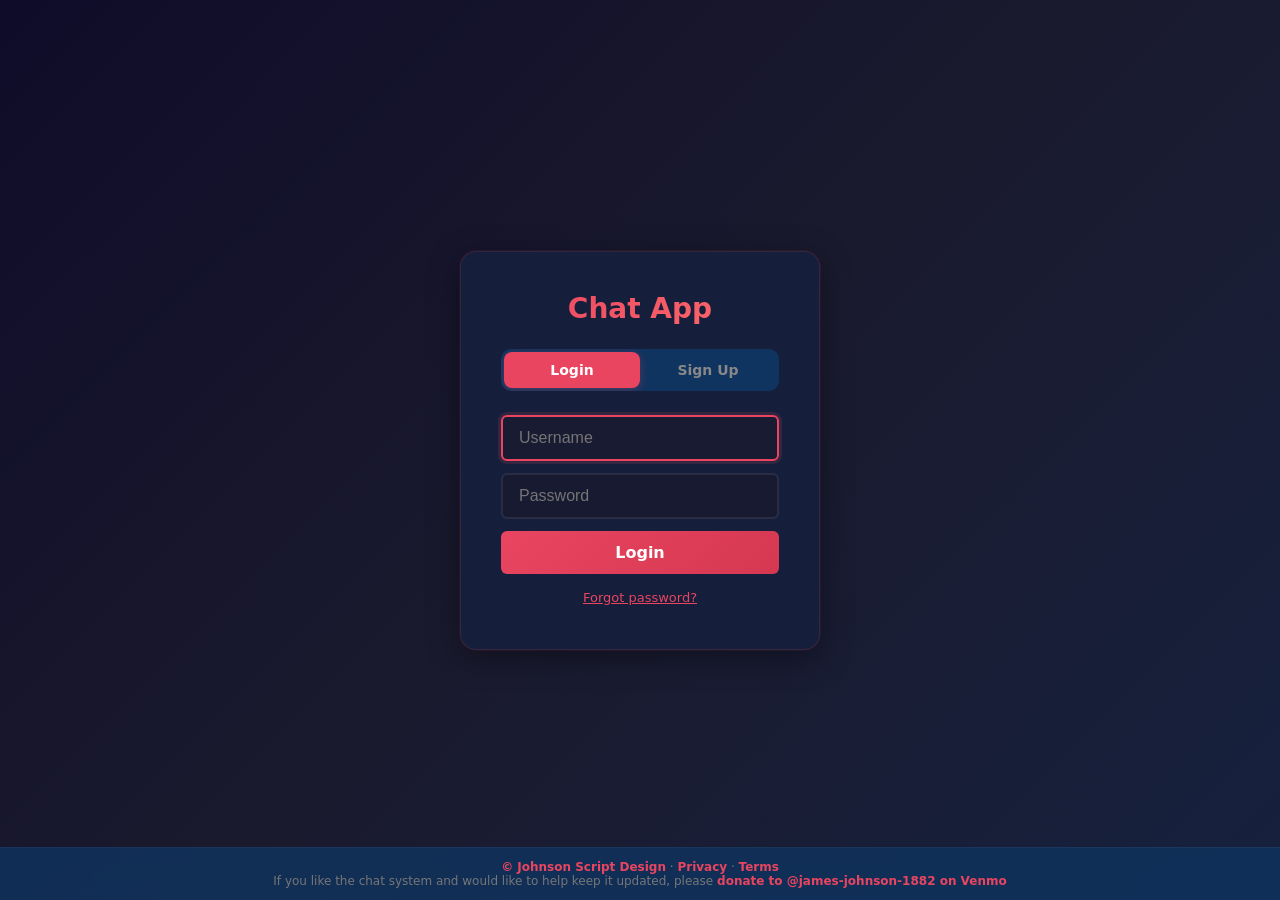
<file: messnger.html>
<!DOCTYPE html>
<html lang="en">
<head>
  <meta charset="UTF-8">
  <meta name="viewport" content="width=device-width, initial-scale=1.0, viewport-fit=cover, interactive-widget=resizes-content">
  <title>JohnsonChat — Real-time Messaging</title>
  <meta name="description" content="JohnsonChat real-time messaging app. Chat rooms, private messages, file sharing, and games.">
  <meta name="theme-color" content="#1a1a2e">
  <meta property="og:title" content="JohnsonChat — Real-time Messaging">
  <meta property="og:description" content="Fast, secure real-time chat with rooms, private messages, file sharing & games.">
  <meta property="og:type" content="website">
  <link rel="icon" href="data:image/svg+xml,<svg xmlns='http://www.w3.org/2000/svg' viewBox='0 0 100 100'><rect width='100' height='100' rx='50' fill='%23e94560'/><text x='50' y='68' font-size='50' text-anchor='middle' fill='white' font-family='sans-serif' font-weight='bold'>J</text></svg>">
  <link rel="manifest" href="manifest.json">
  <meta name="apple-mobile-web-app-capable" content="yes">
  <meta name="apple-mobile-web-app-title" content="JohnsonChat">
  <link rel="apple-touch-icon" href="icon-192.png">
  <link rel="stylesheet" href="style.css?v=16">
</head>
<body>
  <div id="auth-screen">
    <div class="auth-box">
      <h1>Chat App</h1>
      <div class="tabs">
        <button id="tab-login" class="tab active">Login</button>
        <button id="tab-signup" class="tab">Sign Up</button>
      </div>

      <div id="login-form" class="auth-form">
        <input type="text" id="login-username" placeholder="Username" maxlength="20" autofocus>
        <input type="password" id="login-password" placeholder="Password">
        <div id="login-error" class="auth-error hidden"></div>
        <button id="login-btn">Login</button>
        <button type="button" id="forgot-btn" class="link-btn">Forgot password?</button>
      </div>

      <div id="forgot-panel" class="auth-form hidden">
        <h2>Reset Password</h2>
        <div id="forgot-step1">
          <p class="activation-hint">Enter your username or email.</p>
          <input type="text" id="forgot-id" placeholder="Username or email" maxlength="100">
          <div id="forgot-error" class="auth-error hidden"></div>
          <button id="forgot-send-btn">Send Reset Link</button>
        </div>
        <div id="forgot-step2" class="hidden">
          <p class="activation-hint">Reset link generated (in lieu of email).</p>
          <div id="forgot-link-box" class="hidden">
            <p id="forgot-link" class="activation-link"></p>
          </div>
          <button type="button" id="forgot-use-link" class="link-btn">Use this link to set a new password</button>
        </div>
        <div id="forgot-step3" class="hidden">
          <input type="password" id="forgot-password" placeholder="New password" maxlength="72">
          <input type="password" id="forgot-confirm" placeholder="Confirm new password" maxlength="72">
          <div id="forgot-reset-error" class="auth-error hidden"></div>
          <button id="forgot-reset-btn">Set New Password</button>
        </div>
        <button type="button" id="forgot-back" class="link-btn">Back to Login</button>
      </div>

      <div id="signup-form" class="auth-form hidden">
        <div class="ip-display">Your IP: <span id="signup-ip">Detecting...</span></div>
        <input type="text" id="signup-name" placeholder="Full Name (optional)" maxlength="50">
        <input type="email" id="signup-email" placeholder="Email Address" maxlength="100">
        <input type="text" id="signup-username" placeholder="Username" maxlength="20">
        <input type="password" id="signup-password" placeholder="Password">
        <input type="password" id="signup-confirm" placeholder="Confirm password">
        <div id="signup-error" class="auth-error hidden"></div>
        <div id="signup-success" class="auth-success hidden"></div>
        <button id="signup-btn">Create Account</button>
      </div>
    </div>
  </div>

  <div id="activation-screen" class="hidden">
    <div class="auth-box">
      <h1>Check Your Email</h1>
      <p class="activation-text">We sent an activation link to:</p>
      <p id="activation-email" class="activation-email"></p>
      <p class="activation-hint">Click the link in the email to activate your account, then log in.</p>
      <div id="activation-link-box" class="hidden">
        <p class="activation-hint">Email not sent? Use this activation link:</p>
        <p id="activation-link" class="activation-link"></p>
      </div>
      <div class="resend-wrap">
        <input type="text" id="resend-id" placeholder="Username or email" maxlength="100">
        <button id="resend-activation-btn">Resend activation link</button>
        <div id="resend-error" class="auth-error hidden"></div>
      </div>
      <button id="back-to-login-btn">Back to Login</button>
    </div>
  </div>

  <div id="chat-screen" class="hidden">
    <div id="chat-header">
      <div class="logo-mark">
        <span class="logo-j">J</span>
        <span class="logo-light">Chat</span>
      </div>
      <div id="room-section">
        <select id="room-select"></select>
        <button id="room-create-btn" title="Create a new room">+</button>
        <button id="room-delete-btn" title="Delete this room" class="hidden">-</button>
        <span id="room-unread-badge" class="room-unread-badge hidden"></span>
      </div>
      <span id="user-display"><img id="header-avatar" src="default-avatar.svg" alt=""> <strong id="display-username"></strong></span>
      <button id="theme-btn" title="Toggle light/dark theme">&#127769;</button>
      <button id="accent-btn" title="Accent color"></button>
      <button id="msg-search-btn" title="Search messages">&#128269;</button>
      <button id="notify-btn" title="Desktop notifications">&#128276;</button>
      <button id="mod-btn" class="hidden"><span id="mod-btn-label">Mod</span><span id="mod-badge" class="hidden"></span></button>
      <button id="inbox-btn" title="Offline Messages">&#9993;<span id="inbox-badge" class="hidden"></span></button>
      <button id="users-toggle-btn" class="panel-toggle" title="Online users">&#128101;</button>
      <button id="friends-toggle-btn" class="panel-toggle" title="Friends">&#127775;</button>
      <button id="logout-btn">Logout</button>
      <div id="window-controls">
        <button id="win-min-btn" title="Minimize" aria-label="Minimize">&#8213;</button>
        <button id="win-max-btn" title="Maximize" aria-label="Maximize">&#10233;</button>
        <button id="win-close-btn" title="Close (log out)" aria-label="Close">&#10005;</button>
      </div>
    </div>
    <div id="chat-body">
      <div id="users-panel">
        <div id="users-header">Online</div>
        <input type="text" id="user-search" placeholder="Search user..." autocomplete="off">
        <div id="users-list"></div>
      </div>
      <div id="chat-main">
        <div id="mute-banner"></div>
        <div id="pinned-bar" class="pinned-bar hidden"></div>
        <div id="load-older-wrap" class="hidden"><button id="load-older-btn" type="button">&#8593; Load older messages</button></div>
        <div id="messages"></div>
        <div id="typing-indicator" class="typing-indicator hidden"></div>
        <div id="reply-bar" class="reply-bar hidden">
          <div class="reply-bar-text"><strong id="reply-bar-name"></strong><span id="reply-bar-preview"></span></div>
          <button type="button" id="reply-cancel" title="Cancel reply">×</button>
        </div>
        <div id="input-area">
          <textarea id="message-input" placeholder="Type a message..." maxlength="500" rows="2"></textarea>
          <button id="upload-btn" title="Upload a file">&#128206;</button>
          <input type="file" id="file-input" class="hidden">
          <button id="send-btn">Send</button>
        </div>
      </div>
      <div id="friends-panel">
        <div id="friends-header">Friends <span id="friends-count" class="friends-count"></span></div>
        <div id="friends-list"></div>
        <div id="friends-actions">
          <input type="text" id="friend-add-input" placeholder="Add by username..." maxlength="20">
          <button id="friend-add-btn">Add</button>
        </div>
      </div>
    </div>
  </div>

  <div id="ctx-menu" class="hidden"></div>

  <div id="req-notification" class="hidden">
    <span id="req-text"></span>
    <button id="req-accept">Accept</button>
    <button id="req-decline">Decline</button>
  </div>

  <div id="inbox-panel" class="hidden">
    <div id="inbox-header">
      <span>Offline Messages</span>
      <button id="inbox-close">x</button>
    </div>
    <div id="inbox-list"></div>
    <div id="inbox-footer"><button id="inbox-clear">Clear All</button></div>
  </div>

  <div id="mod-modal" class="hidden">
    <div id="mod-modal-content">
      <div id="mod-modal-header">
        <span>Moderation Panel</span>
        <span id="mod-flag-count"></span>
        <button id="mod-modal-close">x</button>
      </div>
      <button id="mod-dismiss-all" class="hidden">Dismiss All</button>
      <div id="mod-flags-list"></div>
    </div>
  </div>

  <div id="private-modal" class="hidden">
    <div id="private-header">
      <span id="private-title"></span>
      <button id="private-call-btn" class="hidden" title="Video call">&#128249;</button>
      <button id="private-games-btn" class="hidden" title="Games">&#127918;</button>
      <button id="private-close">x</button>
    </div>
    <div id="private-messages"></div>
    <div id="private-blocked" class="private-blocked hidden"></div>
    <div id="private-typing" class="typing-indicator hidden"></div>
    <div id="private-reply-bar" class="reply-bar hidden">
      <div class="reply-bar-text"><strong id="private-reply-name"></strong><span id="private-reply-preview"></span></div>
      <button type="button" id="private-reply-cancel" title="Cancel reply">×</button>
    </div>
    <div id="private-input-area">
      <input type="text" id="private-input" placeholder="Type a private message..." maxlength="500">
      <button id="private-send-btn">Send</button>
    </div>
  </div>

  <div id="games-modal" class="hidden">
    <div id="games-header">
      <span>Games</span>
      <button id="games-close">x</button>
    </div>
    <div id="games-body">
      <div id="games-list">
        <div class="game-card" data-game="tictactoe">
          <span class="game-icon">&#10060;&#11093;</span>
          <span class="game-name">Tic-Tac-Toe</span>
          <span class="game-desc">Classic 3-in-a-row</span>
        </div>
        <div class="game-card" data-game="rockpaperscissors">
          <span class="game-icon">&#9994;&#9996;&#9995;</span>
          <span class="game-name">Rock Paper Scissors</span>
          <span class="game-desc">Best of 3 rounds</span>
        </div>
        <div class="game-card" data-game="hangman">
          <span class="game-icon">&#128517;</span>
          <span class="game-name">Hangman</span>
          <span class="game-desc">Guess the word</span>
        </div>
        <div class="game-card" data-game="connect4">
          <span class="game-icon">&#128308;&#128309;</span>
          <span class="game-name">Connect 4</span>
          <span class="game-desc">4 in a row wins</span>
        </div>
        <div class="game-card" data-game="guessthenumber">
          <span class="game-icon">&#127379;</span>
          <span class="game-name">Guess the Number</span>
          <span class="game-desc">Hot or cold</span>
        </div>
        <div class="game-card" data-game="dnd">
          <span class="game-icon">&#128481;</span>
          <span class="game-name">D&D Dungeon</span>
          <span class="game-desc">Endless co-op adventure</span>
        </div>
        <div class="game-card" data-game="memory">
          <span class="game-icon">&#129522;</span>
          <span class="game-name">Memory Match</span>
          <span class="game-desc">Find matching pairs</span>
        </div>
        <div class="game-card" data-game="higherlower">
          <span class="game-icon">&#127183;</span>
          <span class="game-name">Higher or Lower</span>
          <span class="game-desc">Guess the next card</span>
        </div>
        <div class="game-card" data-game="wordscramble">
          <span class="game-icon">&#128292;</span>
          <span class="game-name">Word Scramble</span>
          <span class="game-desc">Unscramble the letters</span>
        </div>
        <div class="game-card" data-game="diceduel">
          <span class="game-icon">&#127922;&#127922;</span>
          <span class="game-name">Dice Duel</span>
          <span class="game-desc">Roll highest to win</span>
        </div>
        <div class="game-card" data-game="minesweeper">
          <span class="game-icon">&#128163;</span>
          <span class="game-name">Minesweeper</span>
          <span class="game-desc">Clear the minefield</span>
        </div>
      </div>
      <div id="game-board" class="hidden">
        <div id="game-board-header">
          <span id="game-board-title"></span>
          <span id="game-board-status"></span>
          <button id="game-board-back">&#8592; Back</button>
        </div>
        <div id="game-board-area"></div>
      </div>
    </div>
  </div>

  <div id="incoming-call" class="hidden">
    <span id="incoming-text"></span>
    <button id="incoming-accept">Accept</button>
    <button id="incoming-decline">Decline</button>
  </div>

  <div id="call-modal" class="hidden">
    <video id="remote-video" autoplay playsinline></video>
    <video id="local-video" autoplay playsinline muted></video>
    <div id="call-header-bar">
      <span id="call-status"></span>
    </div>
    <div id="call-controls">
      <button id="call-mute-btn" title="Mute microphone">&#127908;</button>
      <button id="call-cam-btn" title="Turn camera on/off">&#127909;</button>
      <button id="call-end-btn" title="End call">&#128233;</button>
    </div>
  </div>

  <div id="room-modal" class="modal-overlay hidden">
    <div class="modal-box">
      <div class="modal-header"><span>Create Room</span><button id="room-modal-close">x</button></div>
      <input type="text" id="room-name-input" placeholder="Room name" maxlength="30">
      <label class="announce-check hidden" id="announce-check-wrap"><input type="checkbox" id="room-announce-check"> Announcement room (read-only, staff only)</label>
      <div id="room-modal-error" class="auth-error hidden"></div>
      <button id="room-modal-create">Create Room</button>
    </div>
  </div>

  <div id="search-modal" class="modal-overlay hidden">
    <div class="modal-box search-box">
      <div class="modal-header"><span>Search Messages</span><button id="search-close">x</button></div>
      <input type="text" id="search-input" placeholder="Search all messages..." maxlength="100" autocomplete="off">
      <div id="search-results"></div>
    </div>
  </div>

  <div id="lightbox" class="lightbox hidden">
    <button id="lightbox-close" title="Close">x</button>
    <img id="lightbox-img" alt="Preview">
  </div>

  <div id="profile-modal" class="hidden">
    <div id="profile-content">
      <button id="profile-close">x</button>
      <div id="profile-body">
        <div id="profile-avatar-section">
          <img id="profile-avatar" src="default-avatar.svg" alt="Avatar">
          <div id="profile-upload-section" class="hidden">
            <input type="file" id="profile-upload-input" accept="image/jpeg,image/png,image/gif,image/webp" class="hidden">
            <button id="profile-upload-btn">Change Picture</button>
          </div>
        </div>
        <div id="profile-info">
          <h2 id="profile-username"></h2>
          <p id="profile-name"></p>
          <p id="profile-role"></p>
          <p id="profile-joined"></p>
        </div>
        <div id="profile-edit-section" class="hidden">
          <label for="edit-name">Name</label>
          <input type="text" id="edit-name" maxlength="50" placeholder="Full name">
          <label for="edit-age">Age</label>
          <input type="text" id="edit-age" maxlength="3" placeholder="Age">
          <label for="edit-state">State</label>
          <input type="text" id="edit-state" maxlength="2" placeholder="State (e.g. KY)">
          <label for="edit-city">City</label>
          <input type="text" id="edit-city" maxlength="50" placeholder="City">
          <label for="edit-desc">Description</label>
          <textarea id="edit-desc" maxlength="500" placeholder="Tell people about yourself..." rows="4"></textarea>
          <div id="profile-edit-error" class="hidden"></div>
          <button id="profile-save-btn">Save Changes</button>
          <button id="profile-delete-btn" class="link-btn danger-link hidden">Delete Account</button>
        </div>
      </div>
    </div>
  </div>

  <div id="win-pill" class="hidden">&#128172; JohnsonChat &mdash; tap to restore</div>

  <div id="panel-scrim" class="hidden"></div>

  <div id="copyright-footer">
    <a href="./" target="_blank" rel="noopener">© Johnson Script Design</a> &middot; <a href="privacy.html">Privacy</a> &middot; <a href="terms.html">Terms</a><br>
    If you like the chat system and would like to help keep it updated, please <a href="https://venmo.com/u/james-johnson-1882" target="_blank" rel="noopener">donate to @james-johnson-1882 on Venmo</a>
  </div>

  <script src="script.js?v=18"></script>
</body>
</html>
</file>
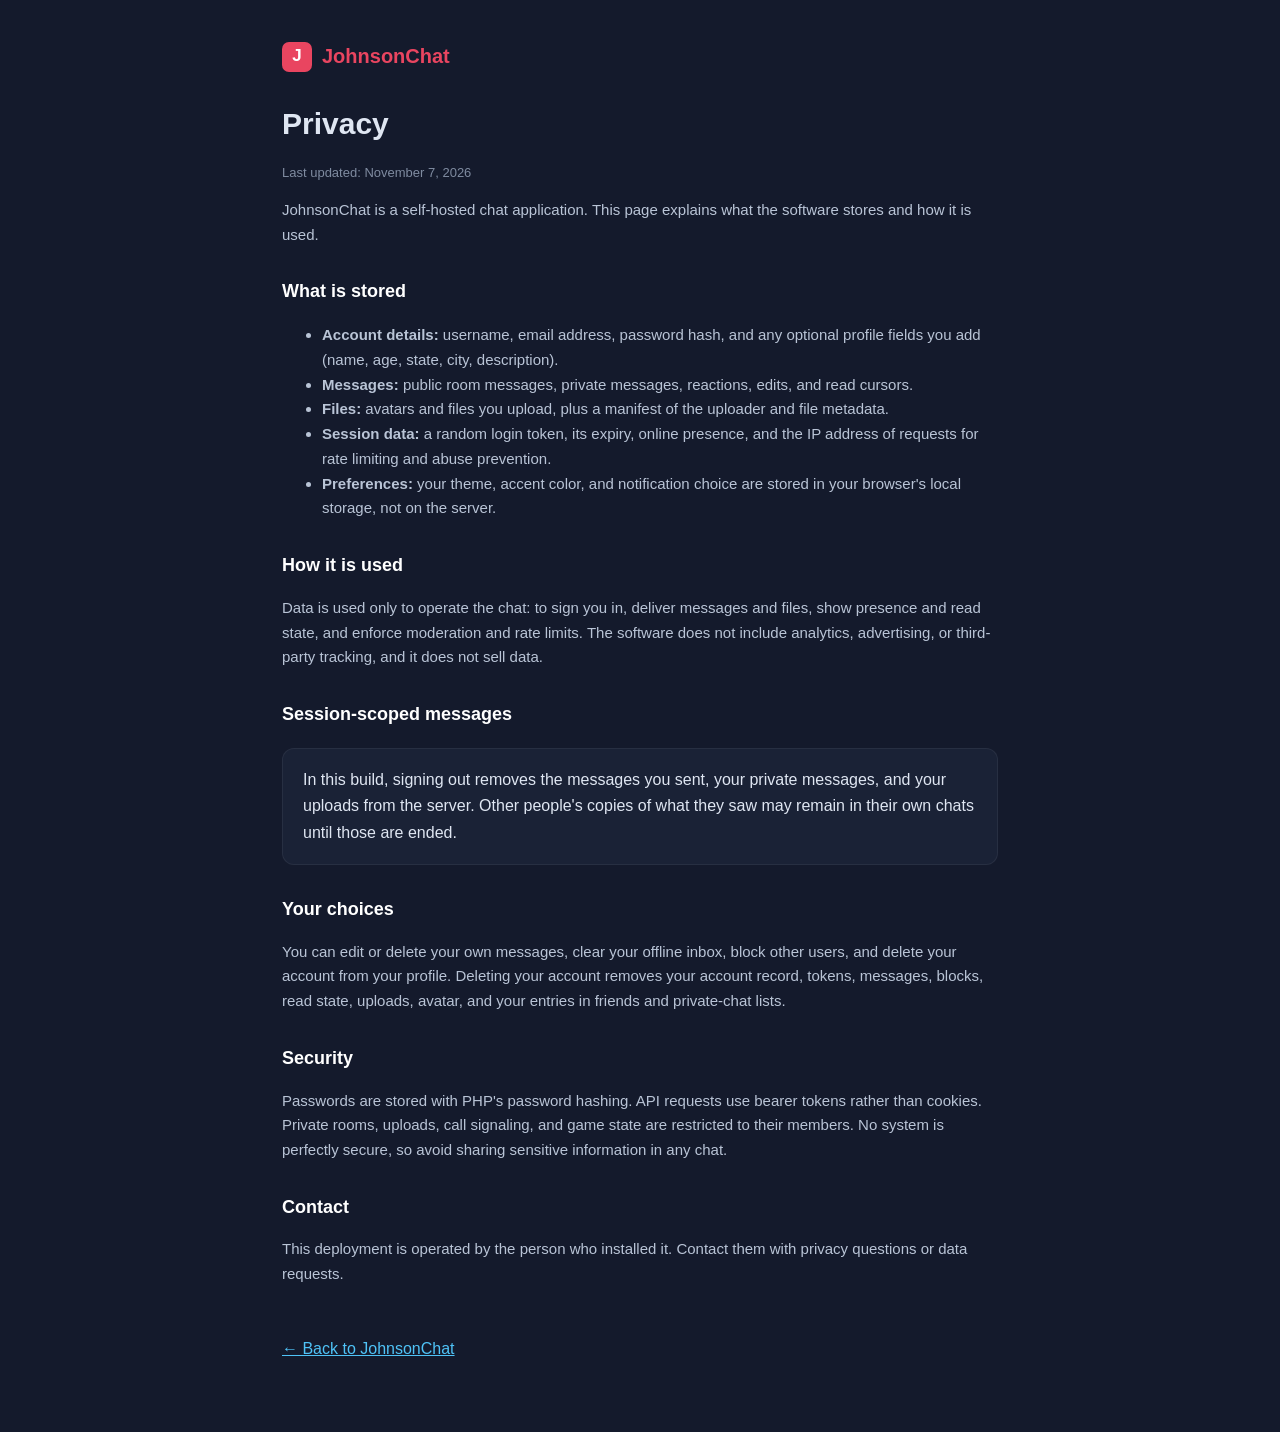
<file: privacy.html>
<!DOCTYPE html>
<html lang="en">
<head>
  <meta charset="UTF-8">
  <meta name="viewport" content="width=device-width, initial-scale=1.0">
  <title>Privacy — JohnsonChat</title>
  <link rel="icon" href="data:image/svg+xml,<svg xmlns='http://www.w3.org/2000/svg' viewBox='0 0 100 100'><rect width='100' height='100' rx='50' fill='%23e94560'/><text x='50' y='68' font-size='50' text-anchor='middle' fill='white' font-family='sans-serif' font-weight='bold'>J</text></svg>">
  <style>
    * { box-sizing: border-box; }
    body { margin: 0; min-height: 100vh; font-family: -apple-system, BlinkMacSystemFont, 'Segoe UI', Roboto, sans-serif;
      background: #141a2c; color: #dfe6f2; line-height: 1.65; }
    .wrap { max-width: 760px; margin: 0 auto; padding: 40px 22px 70px; }
    a { color: #4fc3f7; }
    .brand { display: flex; align-items: center; gap: 10px; font-weight: 800; font-size: 20px; color: #e94560; text-decoration: none; }
    .brand span { width: 30px; height: 30px; border-radius: 7px; background: #e94560; color: #fff; display: inline-flex;
      align-items: center; justify-content: center; font-size: 17px; }
    h1 { font-size: 30px; margin: 26px 0 6px; }
    h2 { font-size: 18px; margin: 30px 0 8px; color: #fff; }
    p, li { color: #b9c4d6; font-size: 15px; }
    .updated { color: #7f8ba0; font-size: 13px; }
    .back { display: inline-block; margin-top: 34px; }
    .card { background: #1a2236; border: 1px solid rgba(255,255,255,0.06); border-radius: 12px; padding: 18px 20px; margin-top: 18px; }
  </style>
</head>
<body>
  <div class="wrap">
    <a class="brand" href="messnger.html"><span>J</span>JohnsonChat</a>
    <h1>Privacy</h1>
    <p class="updated">Last updated: November 7, 2026</p>

    <p>JohnsonChat is a self-hosted chat application. This page explains what the software stores and how it is used.</p>

    <h2>What is stored</h2>
    <ul>
      <li><strong>Account details:</strong> username, email address, password hash, and any optional profile fields you add (name, age, state, city, description).</li>
      <li><strong>Messages:</strong> public room messages, private messages, reactions, edits, and read cursors.</li>
      <li><strong>Files:</strong> avatars and files you upload, plus a manifest of the uploader and file metadata.</li>
      <li><strong>Session data:</strong> a random login token, its expiry, online presence, and the IP address of requests for rate limiting and abuse prevention.</li>
      <li><strong>Preferences:</strong> your theme, accent color, and notification choice are stored in your browser's local storage, not on the server.</li>
    </ul>

    <h2>How it is used</h2>
    <p>Data is used only to operate the chat: to sign you in, deliver messages and files, show presence and read state, and enforce moderation and rate limits. The software does not include analytics, advertising, or third-party tracking, and it does not sell data.</p>

    <h2>Session-scoped messages</h2>
    <div class="card">In this build, signing out removes the messages you sent, your private messages, and your uploads from the server. Other people's copies of what they saw may remain in their own chats until those are ended.</div>

    <h2>Your choices</h2>
    <p>You can edit or delete your own messages, clear your offline inbox, block other users, and delete your account from your profile. Deleting your account removes your account record, tokens, messages, blocks, read state, uploads, avatar, and your entries in friends and private-chat lists.</p>

    <h2>Security</h2>
    <p>Passwords are stored with PHP's password hashing. API requests use bearer tokens rather than cookies. Private rooms, uploads, call signaling, and game state are restricted to their members. No system is perfectly secure, so avoid sharing sensitive information in any chat.</p>

    <h2>Contact</h2>
    <p>This deployment is operated by the person who installed it. Contact them with privacy questions or data requests.</p>

    <a class="back" href="messnger.html">&larr; Back to JohnsonChat</a>
  </div>
</body>
</html>
</file>
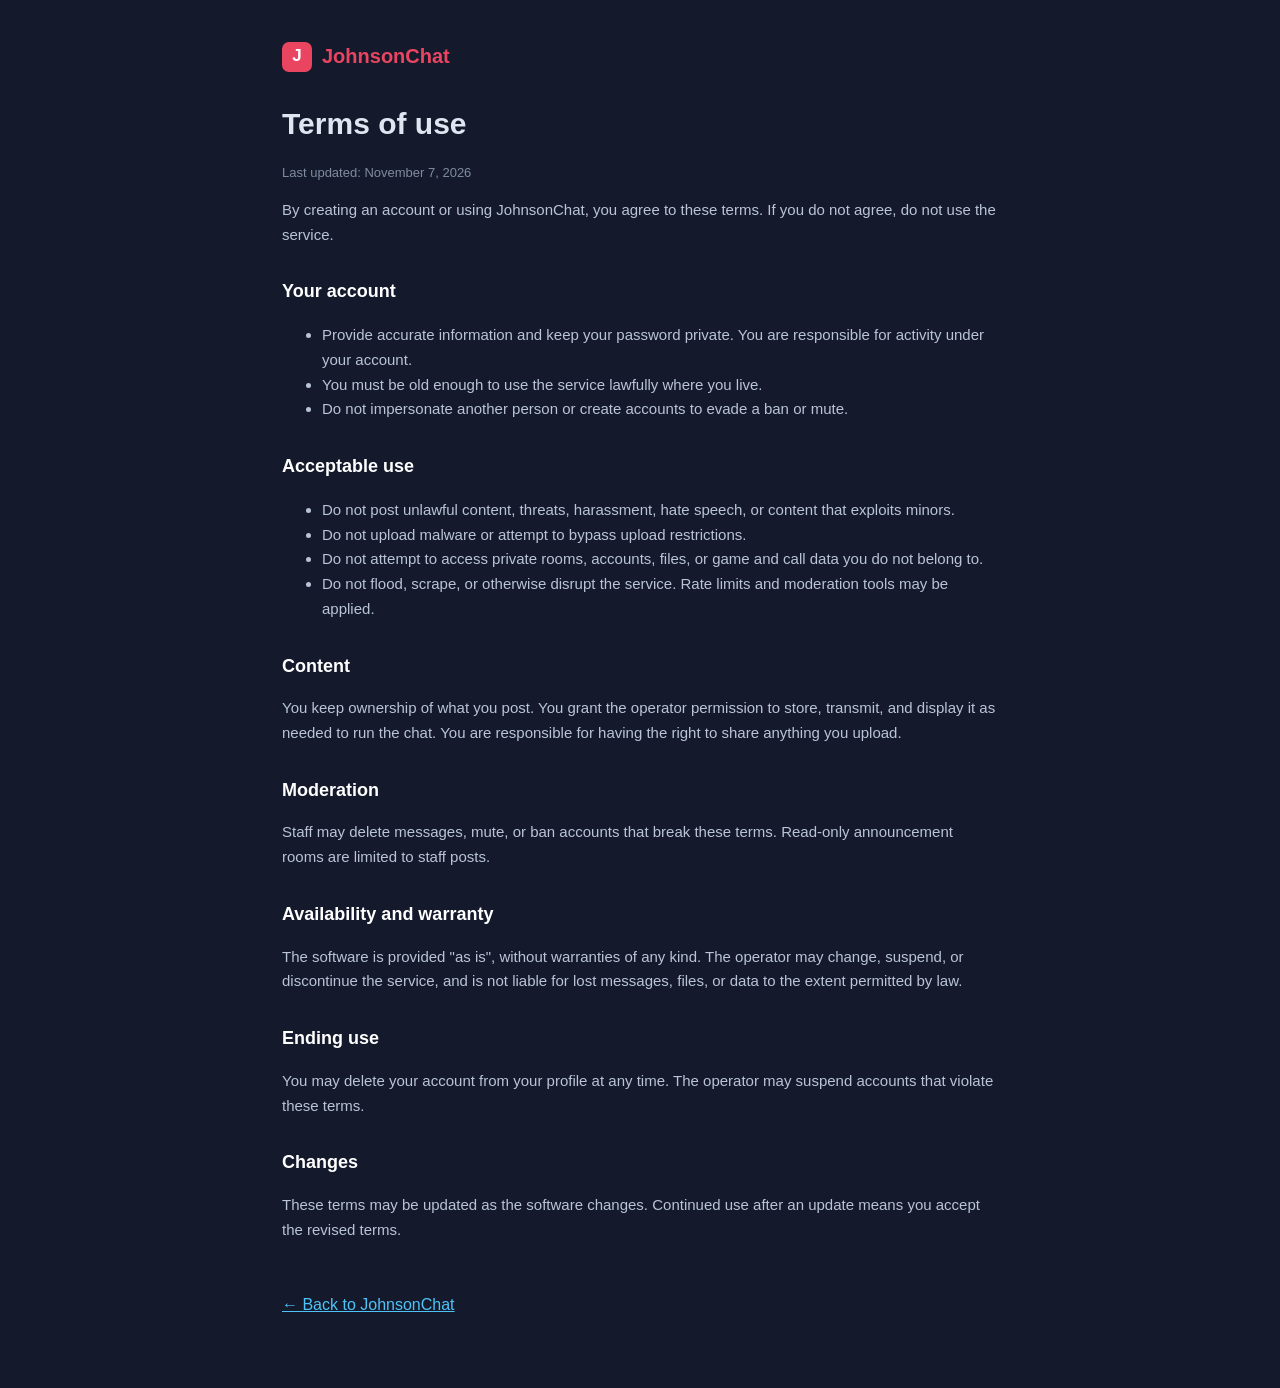
<file: terms.html>
<!DOCTYPE html>
<html lang="en">
<head>
  <meta charset="UTF-8">
  <meta name="viewport" content="width=device-width, initial-scale=1.0">
  <title>Terms — JohnsonChat</title>
  <link rel="icon" href="data:image/svg+xml,<svg xmlns='http://www.w3.org/2000/svg' viewBox='0 0 100 100'><rect width='100' height='100' rx='50' fill='%23e94560'/><text x='50' y='68' font-size='50' text-anchor='middle' fill='white' font-family='sans-serif' font-weight='bold'>J</text></svg>">
  <style>
    * { box-sizing: border-box; }
    body { margin: 0; min-height: 100vh; font-family: -apple-system, BlinkMacSystemFont, 'Segoe UI', Roboto, sans-serif;
      background: #141a2c; color: #dfe6f2; line-height: 1.65; }
    .wrap { max-width: 760px; margin: 0 auto; padding: 40px 22px 70px; }
    a { color: #4fc3f7; }
    .brand { display: flex; align-items: center; gap: 10px; font-weight: 800; font-size: 20px; color: #e94560; text-decoration: none; }
    .brand span { width: 30px; height: 30px; border-radius: 7px; background: #e94560; color: #fff; display: inline-flex;
      align-items: center; justify-content: center; font-size: 17px; }
    h1 { font-size: 30px; margin: 26px 0 6px; }
    h2 { font-size: 18px; margin: 30px 0 8px; color: #fff; }
    p, li { color: #b9c4d6; font-size: 15px; }
    .updated { color: #7f8ba0; font-size: 13px; }
    .back { display: inline-block; margin-top: 34px; }
  </style>
</head>
<body>
  <div class="wrap">
    <a class="brand" href="messnger.html"><span>J</span>JohnsonChat</a>
    <h1>Terms of use</h1>
    <p class="updated">Last updated: November 7, 2026</p>

    <p>By creating an account or using JohnsonChat, you agree to these terms. If you do not agree, do not use the service.</p>

    <h2>Your account</h2>
    <ul>
      <li>Provide accurate information and keep your password private. You are responsible for activity under your account.</li>
      <li>You must be old enough to use the service lawfully where you live.</li>
      <li>Do not impersonate another person or create accounts to evade a ban or mute.</li>
    </ul>

    <h2>Acceptable use</h2>
    <ul>
      <li>Do not post unlawful content, threats, harassment, hate speech, or content that exploits minors.</li>
      <li>Do not upload malware or attempt to bypass upload restrictions.</li>
      <li>Do not attempt to access private rooms, accounts, files, or game and call data you do not belong to.</li>
      <li>Do not flood, scrape, or otherwise disrupt the service. Rate limits and moderation tools may be applied.</li>
    </ul>

    <h2>Content</h2>
    <p>You keep ownership of what you post. You grant the operator permission to store, transmit, and display it as needed to run the chat. You are responsible for having the right to share anything you upload.</p>

    <h2>Moderation</h2>
    <p>Staff may delete messages, mute, or ban accounts that break these terms. Read-only announcement rooms are limited to staff posts.</p>

    <h2>Availability and warranty</h2>
    <p>The software is provided "as is", without warranties of any kind. The operator may change, suspend, or discontinue the service, and is not liable for lost messages, files, or data to the extent permitted by law.</p>

    <h2>Ending use</h2>
    <p>You may delete your account from your profile at any time. The operator may suspend accounts that violate these terms.</p>

    <h2>Changes</h2>
    <p>These terms may be updated as the software changes. Continued use after an update means you accept the revised terms.</p>

    <a class="back" href="messnger.html">&larr; Back to JohnsonChat</a>
  </div>
</body>
</html>
</file>
<file: style.css>
* {
  margin: 0;
  padding: 0;
  box-sizing: border-box;
}

body {
  font-family: -apple-system, BlinkMacSystemFont, 'Segoe UI', Roboto, sans-serif;
  background: linear-gradient(135deg, #0f0c29 0%, #1a1a2e 50%, #16213e 100%);
  min-height: 100vh;
  height: 100vh;
  height: 100dvh;
  overflow: hidden;
  display: flex;
  align-items: center;
  justify-content: center;
}

::-webkit-scrollbar { width: 6px; }
::-webkit-scrollbar-track { background: transparent; }
::-webkit-scrollbar-thumb { background: #e9456033; border-radius: 3px; }
::-webkit-scrollbar-thumb:hover { background: #e9456066; }

.hidden {
  display: none !important;
}

/* Logo wordmark */
.logo-mark {
  display: flex;
  align-items: center;
  gap: 8px;
  font-weight: 800;
  font-size: 20px;
  letter-spacing: -0.5px;
  color: #e94560;
}
.logo-mark .logo-j {
  width: 28px; height: 28px; background: #e94560; border-radius: 6px;
  display: flex; align-items: center; justify-content: center;
  color: #fff; font-size: 16px; font-weight: 800;
}
.logo-mark .logo-light { color: #eee; font-weight: 300; }

/* Auth Screen */
#auth-screen {
  width: 100%;
  max-width: 400px;
  padding: 20px;
}

.auth-box {
  background: rgba(22, 33, 62, 0.9);
  backdrop-filter: blur(12px);
  padding: 40px;
  border-radius: 16px;
  text-align: center;
  box-shadow: 0 8px 32px rgba(0, 0, 0, 0.4), 0 0 0 1px rgba(233, 69, 96, 0.1);
  border: 1px solid rgba(233, 69, 96, 0.15);
}

.auth-box h1 {
  background: linear-gradient(135deg, #e94560, #ff6b6b);
  -webkit-background-clip: text;
  -webkit-text-fill-color: transparent;
  margin-bottom: 24px;
  font-size: 28px;
}

.tabs {
  display: flex;
  margin-bottom: 24px;
  border-radius: 10px;
  overflow: hidden;
  background: #0f3460;
  padding: 3px;
}

.tab {
  flex: 1;
  padding: 10px;
  background: transparent;
  color: #888;
  border: none;
  font-size: 14px;
  font-weight: 600;
  cursor: pointer;
  transition: all 0.25s;
  border-radius: 8px;
}

.tab.active {
  background: #e94560;
  color: white;
  box-shadow: 0 2px 10px rgba(233, 69, 96, 0.3);
}

.tab:not(.active):hover {
  color: #eee;
}

.auth-form {
  display: flex;
  flex-direction: column;
  gap: 12px;
}

.auth-form input {
  width: 100%;
  padding: 12px 16px;
  border: 2px solid #0f3460;
  border-radius: 10px;
  background: rgba(26, 26, 46, 0.8);
  color: #eee;
  font-size: 16px;
  outline: none;
  transition: border-color 0.25s, box-shadow 0.25s;
}

.auth-form input:focus {
  border-color: #e94560;
  box-shadow: 0 0 0 3px rgba(233, 69, 96, 0.15);
}

.auth-form button {
  width: 100%;
  padding: 12px;
  background: linear-gradient(135deg, #e94560, #d63851);
  color: white;
  border: none;
  border-radius: 10px;
  font-size: 16px;
  font-weight: 600;
  cursor: pointer;
  transition: transform 0.2s, box-shadow 0.2s;
  position: relative;
  overflow: hidden;
}

.auth-form button:hover {
  transform: translateY(-1px);
  box-shadow: 0 4px 15px rgba(233, 69, 96, 0.35);
}

.auth-form button:active {
  transform: translateY(0);
}

.auth-form button:disabled {
  opacity: 0.5;
  cursor: not-allowed;
  transform: none;
  box-shadow: none;
}

.auth-error {
  color: #e94560;
  font-size: 13px;
  padding: 8px;
  background: rgba(233, 69, 96, 0.1);
  border-radius: 6px;
}

.auth-success {
  color: #4caf50;
  font-size: 13px;
  padding: 8px;
  background: rgba(76, 175, 80, 0.1);
  border-radius: 6px;
}

.ip-display {
  font-size: 12px;
  color: #888;
  text-align: left;
  padding: 4px 2px;
}

.ip-display span {
  color: #eee;
  font-weight: 600;
}

/* Chat Screen */
#chat-screen {
  width: 100%;
  max-width: 900px;
  height: 90vh;
  height: 100vh;
  height: 100dvh;
  display: flex;
  flex-direction: column;
  background: rgba(22, 33, 62, 0.95);
  backdrop-filter: blur(12px);
  border-radius: 16px;
  overflow: hidden;
  box-shadow: 0 8px 40px rgba(0, 0, 0, 0.5), 0 0 0 1px rgba(255,255,255,0.05);
  border: 1px solid rgba(233, 69, 96, 0.08);
}

#chat-header {
  display: flex;
  align-items: center;
  justify-content: space-between;
  padding: 10px 16px;
  background: rgba(15, 52, 96, 0.9);
  backdrop-filter: blur(8px);
  color: #eee;
  gap: 10px;
  flex-wrap: wrap;
  border-bottom: 1px solid rgba(255,255,255,0.04);
}

#room-section {
  display: flex;
  align-items: center;
  gap: 6px;
  flex-shrink: 0;
}

#room-select {
  padding: 6px 10px;
  border: 1px solid rgba(255,255,255,0.08);
  border-radius: 8px;
  background: rgba(26, 26, 46, 0.8);
  color: #eee;
  font-size: 13px;
  font-weight: 600;
  outline: none;
  cursor: pointer;
  max-width: 160px;
}

#room-select:focus {
  border-color: #e94560;
}

#room-create-btn {
  width: 30px;
  height: 30px;
  border-radius: 8px;
  border: 1px solid #e94560;
  background: transparent;
  color: #e94560;
  font-size: 17px;
  font-weight: 700;
  cursor: pointer;
  display: flex;
  align-items: center;
  justify-content: center;
  flex-shrink: 0;
  transition: all 0.2s;
}

#room-create-btn:hover {
  background: #e94560;
  color: white;
  box-shadow: 0 2px 10px rgba(233, 69, 96, 0.3);
}

#room-delete-btn {
  width: 30px;
  height: 30px;
  border-radius: 8px;
  border: 1px solid #ff6b6b;
  background: transparent;
  color: #ff6b6b;
  font-size: 19px;
  font-weight: 700;
  cursor: pointer;
  display: flex;
  align-items: center;
  justify-content: center;
  flex-shrink: 0;
  transition: all 0.2s;
  line-height: 1;
}

#room-delete-btn:hover {
  background: #ff6b6b;
  color: white;
}

#user-display {
  font-size: 13px;
  color: #aaa;
  display: flex;
  align-items: center;
  gap: 4px;
  min-width: 0;
  flex-shrink: 1;
  overflow: hidden;
  text-overflow: ellipsis;
  white-space: nowrap;
}

#user-display strong {
  color: #eee;
}

#mod-btn {
  position: relative;
  flex-shrink: 0;
  padding: 7px 16px;
  background: transparent;
  color: #ffa500;
  border: 1px solid #ffa500;
  border-radius: 8px;
  font-size: 14px;
  font-weight: 600;
  cursor: pointer;
  transition: all 0.2s;
  display: inline-flex;
  align-items: center;
  gap: 8px;
}

#mod-btn:hover { background: #ffa500; color: #1a1a2e; box-shadow: 0 2px 10px rgba(255,165,0,0.25); }

#mod-badge {
  background: #e94560;
  color: #fff;
  font-size: 11px;
  font-weight: 700;
  padding: 2px 6px;
  border-radius: 10px;
  min-width: 18px;
  text-align: center;
}

/* Mod Panel Modal */
#mod-modal {
  position: fixed;
  top: 0; left: 0; right: 0; bottom: 0;
  background: rgba(0,0,0,0.7);
  display: flex;
  align-items: center;
  justify-content: center;
  z-index: 11000;
  backdrop-filter: blur(4px);
}

#mod-modal-content {
  background: rgba(22, 33, 62, 0.96);
  backdrop-filter: blur(16px);
  border: 1px solid rgba(255, 165, 0, 0.3);
  border-radius: 16px;
  width: 600px;
  max-width: 90vw;
  max-height: 80vh;
  display: flex;
  flex-direction: column;
  overflow: hidden;
  box-shadow: 0 8px 40px rgba(0,0,0,0.5);
}

#mod-modal-header {
  display: flex;
  align-items: center;
  gap: 12px;
  padding: 16px 20px;
  background: rgba(15, 52, 96, 0.9);
  color: #ffa500;
  font-weight: 700;
  font-size: 15px;
  border-bottom: 1px solid #1a1a2e;
}

#mod-flag-count {
  flex: 1;
  font-size: 13px;
  color: #aaa;
}

#mod-modal-close {
  background: none;
  border: none;
  color: #aaa;
  font-size: 22px;
  cursor: pointer;
  line-height: 1;
}

#mod-modal-close:hover { color: #e94560; }

#mod-dismiss-all {
  margin: 12px 16px;
  padding: 7px 16px;
  background: transparent;
  color: #ffa500;
  border: 1px solid #ffa500;
  border-radius: 8px;
  font-size: 13px;
  font-weight: 600;
  cursor: pointer;
  align-self: flex-start;
}

#mod-dismiss-all:hover { background: #ffa500; color: #1a1a2e; }

#mod-flags-list {
  padding: 12px 16px 16px;
  overflow-y: auto;
  display: flex;
  flex-direction: column;
  gap: 10px;
}

.mod-flag-entry {
  background: #0f3460;
  border-radius: 10px;
  padding: 12px 16px;
  border-left: 3px solid #e94560;
}

.mod-flag-category {
  font-size: 12px;
  font-weight: 700;
  color: #ffa500;
  text-transform: uppercase;
  margin-bottom: 4px;
}

.mod-flag-user { font-size: 13px; font-weight: 600; color: #eee; }
.mod-flag-msg { font-size: 14px; color: #ccc; margin: 4px 0; word-break: break-all; }
.mod-flag-meta { font-size: 12px; color: #777; }

.mod-flag-dismiss {
  margin-top: 8px;
  padding: 4px 12px;
  background: transparent;
  color: #e94560;
  border: 1px solid #e94560;
  border-radius: 4px;
  font-size: 12px;
  cursor: pointer;
}

.mod-flag-dismiss:hover { background: #e94560; color: #fff; }

#logout-btn {
  flex-shrink: 0;
  padding: 7px 16px;
  background: transparent;
  color: #e94560;
  border: 1px solid #e94560;
  border-radius: 8px;
  cursor: pointer;
  font-size: 14px;
  transition: all 0.2s;
}

#logout-btn:hover {
  background: #e94560;
  color: white;
  box-shadow: 0 2px 10px rgba(233,69,96,0.25);
}

#chat-body {
  display: flex;
  flex: 1;
  overflow: hidden;
}

#users-panel {
  width: 250px;
  background: rgba(15, 52, 96, 0.6);
  border-right: 1px solid rgba(255,255,255,0.04);
  display: flex;
  flex-direction: column;
  overflow-y: auto;
  padding: 8px;
  flex-shrink: 0;
}

#users-header {
  padding: 14px;
  font-size: 12px;
  font-weight: 700;
  color: #e94560;
  text-transform: uppercase;
  letter-spacing: 2px;
  border-bottom: 1px solid rgba(255,255,255,0.04);
}

#user-search {
  margin: 8px 10px;
  padding: 8px 12px;
  border: 1px solid rgba(255,255,255,0.06);
  border-radius: 8px;
  background: rgba(26, 26, 46, 0.6);
  color: #eee;
  font-size: 13px;
  outline: none;
  width: calc(100% - 20px);
  box-sizing: border-box;
  transition: border-color 0.2s;
}
#user-search:focus {
  border-color: #e94560;
}

#users-list {
  padding: 4px 8px 8px;
  display: flex;
  flex-direction: column;
  gap: 2px;
  flex: 1;
}

/* Friends Panel (right sidebar) */
#friends-panel {
  width: 250px;
  background: rgba(15, 52, 96, 0.6);
  border-left: 1px solid rgba(255,255,255,0.04);
  display: flex;
  flex-direction: column;
  overflow: hidden;
  flex-shrink: 0;
}

#friends-header {
  padding: 14px;
  font-size: 12px;
  font-weight: 700;
  color: #4caf50;
  text-transform: uppercase;
  letter-spacing: 2px;
  border-bottom: 1px solid rgba(255,255,255,0.04);
  display: flex;
  align-items: center;
  justify-content: space-between;
  flex-shrink: 0;
}

.friends-count {
  font-size: 11px;
  color: #888;
  font-weight: 400;
  letter-spacing: 0;
  text-transform: none;
}

#friends-list {
  padding: 4px 8px;
  display: flex;
  flex-direction: column;
  gap: 2px;
  flex: 1;
  overflow-y: auto;
}

#friends-list:empty {
  display: none;
}

#friends-actions {
  display: flex;
  gap: 4px;
  padding: 8px;
  border-top: 1px solid rgba(255,255,255,0.04);
  flex-shrink: 0;
}

#friend-add-input {
  flex: 1;
  padding: 6px 8px;
  border: 1px solid rgba(255,255,255,0.06);
  border-radius: 8px;
  background: rgba(26, 26, 46, 0.6);
  color: #eee;
  font-size: 12px;
  outline: none;
  min-height: 30px;
}

#friend-add-input:focus {
  border-color: #4caf50;
}

#friend-add-btn {
  padding: 6px 10px;
  background: #4caf50;
  color: white;
  border: none;
  border-radius: 8px;
  font-size: 12px;
  font-weight: 600;
  cursor: pointer;
  white-space: nowrap;
  transition: background 0.2s;
}

#friend-add-btn:hover {
  background: #43a047;
}

.friend-entry {
  display: flex;
  align-items: center;
  gap: 8px;
  padding: 5px 8px;
  border-radius: 8px;
  font-size: 13px;
  color: #ccc;
  cursor: pointer;
  transition: background 0.15s;
}

.friend-entry:hover {
  background: rgba(233, 69, 96, 0.08);
}

.friend-entry .friend-dot {
  width: 7px;
  height: 7px;
  border-radius: 50%;
  background: #555;
  flex-shrink: 0;
}

.friend-entry .friend-dot.online {
  background: #4caf50;
  box-shadow: 0 0 6px rgba(76, 175, 80, 0.5);
}

.friend-entry .friend-name {
  flex: 1;
  overflow: hidden;
  text-overflow: ellipsis;
  white-space: nowrap;
}

.friend-entry .friend-remove {
  background: none;
  border: none;
  color: #e94560;
  cursor: pointer;
  font-size: 14px;
  padding: 0 2px;
  line-height: 1;
  opacity: 0;
  transition: opacity 0.15s;
}

.friend-entry:hover .friend-remove {
  opacity: 1;
}

#chat-main {
  flex: 1;
  min-width: 0;
  min-height: 0;
  display: flex;
  flex-direction: column;
  overflow: hidden;
  background: rgba(0,0,0,0.15);
}

#messages {
  flex: 1;
  min-height: 0;
  overflow-y: auto;
  padding: 20px;
  display: flex;
  flex-direction: column;
  gap: 8px;
}

.message {
  max-width: 75%;
  padding: 10px 14px;
  border-radius: 14px;
  font-size: 14px;
  line-height: 1.4;
  word-wrap: break-word;
  white-space: pre-wrap;
  animation: messageIn 0.25s ease;
  position: relative;
}

@keyframes messageIn {
  from { opacity: 0; transform: translateY(8px) scale(0.97); }
  to { opacity: 1; transform: translateY(0) scale(1); }
}

.message .msg-user {
  font-size: 12px;
  font-weight: 600;
  margin-bottom: 2px;
}

.message .msg-time {
  font-size: 11px;
  opacity: 0.6;
  margin-top: 4px;
}

.message.own {
  align-self: flex-end;
  background: linear-gradient(135deg, #e94560, #d63851);
  color: white;
  border-bottom-right-radius: 4px;
  box-shadow: 0 2px 8px rgba(233, 69, 96, 0.25);
}

.message.other {
  align-self: flex-start;
  background: rgba(15, 52, 96, 0.8);
  color: #eee;
  border-bottom-left-radius: 4px;
  border: 1px solid rgba(255,255,255,0.04);
}

.message.other .msg-user {
  color: #ffa500;
  cursor: pointer;
}

.system-msg {
  text-align: center;
  color: #888;
  font-size: 13px;
  padding: 6px 16px;
  font-style: italic;
  background: rgba(255,255,255,0.02);
  border-radius: 20px;
  align-self: center;
  max-width: 90%;
}

#mute-banner {
  display: none;
  padding: 10px 16px;
  background: linear-gradient(135deg, #e94560, #d63851);
  color: white;
  text-align: center;
  font-size: 13px;
  font-weight: 600;
}

#input-area {
  display: flex;
  flex-shrink: 0;
  padding: 12px 16px;
  gap: 8px;
  background: rgba(15, 52, 96, 0.8);
  backdrop-filter: blur(8px);
  border-top: 1px solid rgba(255,255,255,0.04);
}

#message-input {
  flex: 1;
  min-width: 0;
  padding: 12px 16px;
  border: 2px solid transparent;
  border-radius: 10px;
  background: rgba(26, 26, 46, 0.6);
  color: #eee;
  font-size: 14px;
  font-family: inherit;
  line-height: 1.5;
  outline: none;
  resize: none;
  transition: border-color 0.2s, box-shadow 0.2s;
}

#message-input:focus {
  border-color: #e94560;
  box-shadow: 0 0 0 3px rgba(233, 69, 96, 0.1);
}

#upload-btn {
  padding: 8px 12px;
  background: transparent;
  color: #aaa;
  border: 1px solid rgba(255,255,255,0.08);
  border-radius: 8px;
  font-size: 16px;
  cursor: pointer;
  transition: all 0.2s;
}
#upload-btn:hover { color: #e94560; border-color: #e94560; }

#send-btn {
  padding: 10px 20px;
  background: linear-gradient(135deg, #e94560, #d63851);
  color: white;
  border: none;
  border-radius: 10px;
  font-weight: 600;
  cursor: pointer;
  transition: transform 0.2s, box-shadow 0.2s;
}

#send-btn:hover {
  transform: translateY(-1px);
  box-shadow: 0 3px 12px rgba(233, 69, 96, 0.3);
}

#send-btn:disabled {
  opacity: 0.5;
  cursor: not-allowed;
  transform: none;
  box-shadow: none;
}

/* File message */
.file-attach {
  display: flex;
  align-items: center;
  gap: 10px;
  padding: 8px 12px;
  background: rgba(0,0,0,0.2);
  border-radius: 8px;
  margin-top: 6px;
}

.file-icon {
  font-size: 20px;
}

.file-info {
  flex: 1;
  min-width: 0;
}

.file-name {
  font-size: 13px;
  font-weight: 600;
  color: #eee;
  overflow: hidden;
  text-overflow: ellipsis;
  white-space: nowrap;
}

.file-size {
  font-size: 11px;
  color: #888;
}

.file-dl-btn {
  padding: 5px 12px;
  background: #e94560;
  color: white;
  border: none;
  border-radius: 6px;
  cursor: pointer;
  font-size: 12px;
  font-weight: 600;
  text-decoration: none;
  flex-shrink: 0;
  transition: background 0.2s;
}

.file-dl-btn:hover {
  background: #d63851;
}

.file-preview {
  display: block;
  max-width: 100%;
  max-height: 300px;
  border-radius: 8px;
  margin-top: 6px;
  cursor: pointer;
  border: 1px solid #333;
}

/* Inbox button */
#inbox-btn {
  position: relative;
  flex-shrink: 0;
  padding: 7px 12px;
  background: transparent;
  color: #4fc3f7;
  border: 1px solid #4fc3f7;
  border-radius: 8px;
  font-size: 16px;
  cursor: pointer;
  line-height: 1;
  transition: all 0.2s;
}
#inbox-btn:hover { background: #4fc3f7; color: #1a1a2e; box-shadow: 0 2px 10px rgba(79,195,247,0.25); }
#inbox-badge {
  position: absolute;
  top: -6px;
  right: -6px;
  background: #e94560;
  color: white;
  font-size: 10px;
  font-weight: 700;
  padding: 1px 5px;
  border-radius: 10px;
  min-width: 16px;
  text-align: center;
  line-height: 1.4;
}

/* Inbox panel */
#inbox-panel {
  position: fixed;
  top: 60px;
  right: 20px;
  z-index: 10002;
  width: 320px;
  max-height: 400px;
  background: rgba(22, 33, 62, 0.96);
  backdrop-filter: blur(16px);
  border: 1px solid rgba(79, 195, 247, 0.3);
  border-radius: 14px;
  display: flex;
  flex-direction: column;
  box-shadow: 0 8px 32px rgba(0,0,0,0.5);
  overflow: hidden;
}
#inbox-header {
  display: flex;
  align-items: center;
  justify-content: space-between;
  padding: 12px 16px;
  background: rgba(15, 52, 96, 0.9);
  color: #4fc3f7;
  font-weight: 700;
  font-size: 14px;
}
#inbox-close {
  background: none;
  border: none;
  color: #aaa;
  font-size: 18px;
  cursor: pointer;
  line-height: 1;
}
#inbox-close:hover { color: #e94560; }
#inbox-list {
  flex: 1;
  overflow-y: auto;
  padding: 8px 12px;
  display: flex;
  flex-direction: column;
  gap: 6px;
}
#inbox-list:empty::after {
  content: 'No messages';
  display: block;
  text-align: center;
  color: #666;
  font-size: 13px;
  padding: 20px 0;
}
.inbox-item {
  display: flex;
  flex-direction: column;
  padding: 10px 12px;
  background: #0f3460;
  border-radius: 10px;
  cursor: pointer;
  transition: background 0.15s;
}
.inbox-item:hover { background: #1a1a2e; }
.inbox-item-from {
  font-size: 13px;
  font-weight: 600;
  color: #4fc3f7;
  margin-bottom: 2px;
}
.inbox-item-preview {
  font-size: 12px;
  color: #aaa;
  overflow: hidden;
  text-overflow: ellipsis;
  white-space: nowrap;
}
.inbox-item-time {
  font-size: 11px;
  color: #666;
  margin-top: 2px;
}
#inbox-footer {
  padding: 8px 12px;
  border-top: 1px solid rgba(255,255,255,0.04);
  text-align: center;
}
#inbox-clear {
  padding: 6px 16px;
  background: transparent;
  color: #e94560;
  border: 1px solid #e94560;
  border-radius: 8px;
  font-size: 12px;
  cursor: pointer;
  transition: all 0.2s;
}
#inbox-clear:hover { background: #e94560; color: white; }

#req-notification {
  position: fixed;
  top: 20px;
  right: 20px;
  z-index: 10000;
  background: rgba(22, 33, 62, 0.96);
  backdrop-filter: blur(12px);
  border: 1px solid rgba(233, 69, 96, 0.4);
  border-radius: 14px;
  padding: 14px 18px;
  display: flex;
  align-items: center;
  gap: 12px;
  box-shadow: 0 8px 32px rgba(0,0,0,0.5);
  animation: slideIn 0.3s ease;
}

@keyframes slideIn {
  from { opacity: 0; transform: translateX(40px); }
  to { opacity: 1; transform: translateX(0); }
}

#req-text {
  color: #eee;
  font-size: 14px;
}

#req-accept, #req-decline {
  padding: 6px 14px;
  border: none;
  border-radius: 8px;
  cursor: pointer;
  font-size: 13px;
  font-weight: 600;
}

#req-accept { background: #4caf50; color: white; }
#req-accept:hover { background: #43a047; }
#req-decline { background: #e94560; color: white; }
#req-decline:hover { background: #d63851; }

/* Private chat modal */
#private-modal {
  position: fixed;
  top: 10%;
  left: 50%;
  transform: translateX(-50%);
  z-index: 10001;
  width: 420px;
  height: 500px;
  background: rgba(22, 33, 62, 0.96);
  backdrop-filter: blur(16px);
  border: 1px solid rgba(233, 69, 96, 0.2);
  border-radius: 16px;
  display: flex;
  flex-direction: column;
  overflow: hidden;
  box-shadow: 0 12px 48px rgba(0,0,0,0.6);
  animation: modalIn 0.3s ease;
}

@keyframes modalIn {
  from { opacity: 0; transform: translateX(-50%) scale(0.95) translateY(10px); }
  to { opacity: 1; transform: translateX(-50%) scale(1) translateY(0); }
}

#private-header {
  display: flex;
  align-items: center;
  gap: 8px;
  padding: 12px 16px;
  background: rgba(15, 52, 96, 0.9);
  color: #eee;
  font-weight: 700;
  font-size: 15px;
  border-bottom: 1px solid rgba(255,255,255,0.04);
}

#private-title {
  flex: 1;
}

#private-games-btn {
  background: none;
  border: 1px solid #ffa500;
  color: #ffa500;
  font-size: 18px;
  cursor: pointer;
  padding: 4px 8px;
  border-radius: 8px;
  line-height: 1;
  transition: all 0.2s;
}

#private-games-btn:hover {
  background: #ffa500;
  color: #1a1a2e;
  box-shadow: 0 2px 10px rgba(255,165,0,0.25);
}

#private-close {
  background: transparent;
  border: none;
  color: #e94560;
  font-size: 18px;
  cursor: pointer;
  padding: 0 4px;
}

#private-messages {
  flex: 1;
  overflow-y: auto;
  padding: 12px 16px;
  display: flex;
  flex-direction: column;
  gap: 6px;
}

#private-input-area {
  display: flex;
  padding: 10px 12px;
  gap: 8px;
  background: rgba(15, 52, 96, 0.8);
  border-top: 1px solid rgba(255,255,255,0.04);
}

#private-input {
  flex: 1;
  padding: 8px 12px;
  border: 2px solid transparent;
  border-radius: 8px;
  background: rgba(26, 26, 46, 0.6);
  color: #eee;
  font-size: 13px;
  outline: none;
  transition: border-color 0.2s;
}

#private-input:focus {
  border-color: #e94560;
}

#private-send-btn {
  padding: 8px 16px;
  background: linear-gradient(135deg, #e94560, #d63851);
  color: white;
  border: none;
  border-radius: 8px;
  font-weight: 600;
  cursor: pointer;
  font-size: 13px;
  transition: transform 0.2s, box-shadow 0.2s;
}

#private-send-btn:hover {
  transform: translateY(-1px);
  box-shadow: 0 3px 12px rgba(233,69,96,0.3);
}

.private-msg {
  max-width: 80%;
  padding: 8px 12px;
  border-radius: 12px;
  font-size: 13px;
  animation: messageIn 0.25s ease;
}

.private-msg.own {
  align-self: flex-end;
  background: linear-gradient(135deg, #e94560, #d63851);
  color: white;
  border-bottom-right-radius: 3px;
  box-shadow: 0 2px 8px rgba(233,69,96,0.2);
}

.private-msg.other {
  align-self: flex-start;
  background: rgba(15, 52, 96, 0.8);
  color: #eee;
  border-bottom-left-radius: 3px;
  border: 1px solid rgba(255,255,255,0.04);
}

.private-msg .p-time {
  font-size: 10px;
  color: rgba(255,255,255,0.5);
  margin-top: 3px;
  text-align: right;
}

.private-overlay {
  position: fixed;
  inset: 0;
  z-index: 10000;
  background: rgba(0,0,0,0.5);
  backdrop-filter: blur(2px);
}

/* Context menu */
#ctx-menu {
  position: fixed;
  z-index: 9999;
  background: rgba(26, 26, 46, 0.96);
  backdrop-filter: blur(12px);
  border: 1px solid rgba(255,255,255,0.06);
  border-radius: 12px;
  padding: 4px 0;
  min-width: 160px;
  box-shadow: 0 8px 32px rgba(0,0,0,0.5);
  animation: ctxIn 0.15s ease;
}

@keyframes ctxIn {
  from { opacity: 0; transform: scale(0.95); }
  to { opacity: 1; transform: scale(1); }
}

.ctx-item {
  padding: 8px 16px;
  color: #ccc;
  font-size: 13px;
  cursor: pointer;
  transition: background 0.15s;
}

.ctx-item:hover {
  background: #e94560;
  color: white;
}

.msg-user {
  cursor: pointer;
  display: flex;
  align-items: center;
  gap: 6px;
}

.ctx-separator {
  height: 1px;
  background: rgba(255,255,255,0.06);
  margin: 4px 0;
}

.ctx-item.admin-only {
  color: #f0a500;
}

.ctx-item.danger {
  color: #e94560;
}

.ctx-item.danger:hover {
  background: #e94560;
  color: white;
}

.user-entry .admin-badge {
  font-size: 11px;
  background: #e94560;
  color: white;
  padding: 2px 6px;
  border-radius: 5px;
  margin-left: auto;
  font-weight: 700;
  flex-shrink: 0;
}

.user-entry .user-name {
  flex: 1;
  min-width: 0;
  white-space: nowrap;
  overflow: hidden;
  text-overflow: ellipsis;
  line-height: 1.3;
}

.user-entry .mod-badge {
  font-size: 11px;
  background: #f0a500;
  color: #1a1a2e;
  padding: 2px 6px;
  border-radius: 5px;
  margin-left: auto;
  font-weight: 700;
  flex-shrink: 0;
}

/* Avatars */
.msg-avatar, .user-avatar, .friend-avatar {
  width: 24px;
  height: 24px;
  border-radius: 50%;
  object-fit: cover;
  flex-shrink: 0;
}

#header-avatar {
  width: 22px;
  height: 22px;
  border-radius: 50%;
  object-fit: cover;
  vertical-align: middle;
  margin-right: 4px;
}

.user-avatar {
  width: 20px;
  height: 20px;
}

.friend-avatar {
  width: 22px;
  height: 22px;
}

.user-entry {
  display: flex;
  align-items: center;
  gap: 8px;
  padding: 6px 10px;
  border-radius: 8px;
  font-size: 14px;
  color: #ccc;
  transition: background 0.15s;
  cursor: pointer;
  max-width: 100%;
}

.user-entry:hover {
  background: rgba(233, 69, 96, 0.08);
}

.user-entry .dot {
  width: 7px;
  height: 7px;
  border-radius: 50%;
  background: #4caf50;
  flex-shrink: 0;
  box-shadow: 0 0 6px rgba(76, 175, 80, 0.4);
  animation: pulseDot 2s infinite;
}

@keyframes pulseDot {
  0%, 100% { opacity: 1; }
  50% { opacity: 0.5; }
}

.user-entry .admin-badge, .user-entry .mod-badge {
  margin-left: auto;
}

/* Games Modal */
#games-modal {
  position: fixed;
  top: 50%;
  left: 50%;
  transform: translate(-50%, -50%);
  z-index: 10002;
  width: 400px;
  max-height: 520px;
  background: rgba(22, 33, 62, 0.96);
  backdrop-filter: blur(16px);
  border: 1px solid rgba(255, 165, 0, 0.3);
  border-radius: 16px;
  display: flex;
  flex-direction: column;
  overflow: hidden;
  box-shadow: 0 12px 48px rgba(0,0,0,0.6);
  animation: modalIn 0.3s ease;
}

#games-header {
  display: flex;
  align-items: center;
  justify-content: space-between;
  padding: 14px 16px;
  background: rgba(15, 52, 96, 0.9);
  color: #ffa500;
  font-weight: 700;
  font-size: 15px;
  border-bottom: 1px solid rgba(255,255,255,0.04);
}

#games-close {
  background: none;
  border: none;
  color: #e94560;
  font-size: 18px;
  cursor: pointer;
  padding: 0 4px;
}

#games-body {
  flex: 1;
  overflow-y: auto;
  display: flex;
  flex-direction: column;
}

#games-list {
  padding: 12px;
  display: flex;
  flex-direction: column;
  gap: 8px;
}

.game-card {
  display: flex;
  align-items: center;
  gap: 12px;
  padding: 14px 16px;
  background: rgba(15, 52, 96, 0.6);
  border-radius: 12px;
  cursor: pointer;
  transition: all 0.2s;
  border: 1px solid transparent;
}

.game-card:hover {
  background: rgba(26, 26, 46, 0.8);
  border-color: #ffa500;
  transform: translateX(4px);
  box-shadow: 0 2px 12px rgba(255,165,0,0.1);
}

.game-icon {
  font-size: 28px;
  width: 40px;
  text-align: center;
}

.game-name {
  font-size: 14px;
  font-weight: 600;
  color: #eee;
}

.game-desc {
  font-size: 11px;
  color: #888;
  margin-left: auto;
  text-align: right;
  max-width: 120px;
}

/* Game Board */
#game-board {
  flex: 1;
  display: flex;
  flex-direction: column;
  padding: 12px;
}

#game-board-header {
  display: flex;
  align-items: center;
  gap: 10px;
  margin-bottom: 12px;
}

#game-board-title {
  font-size: 14px;
  font-weight: 700;
  color: #eee;
}

#game-board-status {
  flex: 1;
  font-size: 12px;
  color: #ffa500;
  text-align: center;
  font-weight: 600;
}

#game-board-back {
  padding: 4px 10px;
  background: transparent;
  color: #aaa;
  border: 1px solid rgba(255,255,255,0.1);
  border-radius: 6px;
  font-size: 12px;
  cursor: pointer;
  transition: all 0.15s;
}

#game-board-back:hover {
  background: rgba(255,255,255,0.05);
  color: #eee;
}

#game-board-area {
  flex: 1;
  display: flex;
  align-items: center;
  justify-content: center;
}

/* Tic Tac Toe */
.ttt-grid {
  display: grid;
  grid-template-columns: repeat(3, 72px);
  grid-template-rows: repeat(3, 72px);
  gap: 5px;
}

.ttt-cell {
  display: flex;
  align-items: center;
  justify-content: center;
  background: rgba(15, 52, 96, 0.8);
  border: 1px solid rgba(255,255,255,0.06);
  border-radius: 10px;
  font-size: 34px;
  font-weight: 700;
  color: #eee;
  cursor: pointer;
  transition: all 0.15s;
}

.ttt-cell:hover {
  background: rgba(26, 26, 46, 0.8);
  border-color: #e94560;
}

.ttt-cell.disabled {
  cursor: not-allowed;
  opacity: 0.6;
}

.ttt-cell.win {
  background: rgba(76, 175, 80, 0.4);
  color: #4caf50;
  border-color: #4caf50;
}

/* Rock Paper Scissors */
.rps-container {
  display: flex;
  flex-direction: column;
  align-items: center;
  gap: 16px;
}

.rps-pick {
  display: flex;
  gap: 10px;
}

.rps-pick-btn {
  padding: 12px 20px;
  background: rgba(15, 52, 96, 0.8);
  border: 1px solid rgba(255,255,255,0.06);
  border-radius: 12px;
  font-size: 28px;
  cursor: pointer;
  transition: all 0.15s;
}

.rps-pick-btn:hover {
  background: rgba(26, 26, 46, 0.8);
  border-color: #e94560;
  transform: translateY(-2px);
}

.rps-pick-btn:disabled {
  opacity: 0.4;
  cursor: not-allowed;
  transform: none;
}

.rps-score {
  font-size: 13px;
  color: #ccc;
  font-weight: 600;
}

.rps-result {
  font-size: 16px;
  font-weight: 700;
  color: #ffa500;
  text-align: center;
}

/* ===== HANGMAN ===== */
.hm-container {
  display: flex;
  flex-direction: column;
  align-items: center;
  gap: 12px;
}
.hm-word {
  font-size: 28px;
  font-weight: 700;
  color: #eee;
  letter-spacing: 8px;
  font-family: monospace;
}
.hm-guesses {
  font-size: 13px;
  color: #aaa;
}
.hm-letters {
  display: flex;
  flex-wrap: wrap;
  gap: 5px;
  max-width: 260px;
  justify-content: center;
}
.hm-letter-btn {
  width: 32px; height: 32px;
  background: rgba(15,52,96,0.8);
  border: 1px solid rgba(255,255,255,0.06);
  border-radius: 6px;
  color: #eee;
  font-size: 14px;
  font-weight: 600;
  cursor: pointer;
  transition: all 0.15s;
}
.hm-letter-btn:hover { border-color: #e94560; }
.hm-letter-btn.used { opacity: 0.3; cursor: not-allowed; }
.hm-letter-btn.wrong { background: rgba(233,69,96,0.3); border-color: #e94560; color: #e94560; }
.hm-letter-btn.correct { background: rgba(76,175,80,0.3); border-color: #4caf50; color: #4caf50; }
.hm-art {
  font-size: 14px;
  font-family: monospace;
  color: #e94560;
  line-height: 1.3;
  white-space: pre;
  text-align: center;
  min-height: 80px;
}

/* ===== CONNECT 4 ===== */
.c4-grid {
  display: grid;
  grid-template-columns: repeat(7, 40px);
  grid-template-rows: repeat(6, 40px);
  gap: 4px;
  background: rgba(15,52,96,0.5);
  padding: 8px;
  border-radius: 10px;
}
.c4-cell {
  border-radius: 50%;
  background: rgba(26,26,46,0.8);
  border: 1px solid rgba(255,255,255,0.06);
  cursor: pointer;
  transition: all 0.1s;
}
.c4-cell:hover { border-color: #ffa500; }
.c4-cell.p1 { background: #e94560; border-color: #d63851; box-shadow: inset 0 -2px 4px rgba(0,0,0,0.3); }
.c4-cell.p2 { background: #ffa500; border-color: #e69500; box-shadow: inset 0 -2px 4px rgba(0,0,0,0.3); }
.c4-cell.win { animation: c4Pulse 0.6s infinite alternate; }
@keyframes c4Pulse { from { filter: brightness(1); } to { filter: brightness(1.4); } }

/* ===== GUESS THE NUMBER ===== */
.gtn-container {
  display: flex;
  flex-direction: column;
  align-items: center;
  gap: 12px;
}
.gtn-history {
  display: flex;
  flex-direction: column;
  gap: 4px;
  max-height: 120px;
  overflow-y: auto;
  width: 100%;
  padding: 0 12px;
}
.gtn-guess {
  display: flex;
  gap: 8px;
  font-size: 13px;
  color: #ccc;
  padding: 4px 8px;
  background: rgba(15,52,96,0.4);
  border-radius: 6px;
}
.gtn-guess .gtn-hint { margin-left: auto; font-weight: 600; }
.gtn-hint-hot { color: #e94560; }
.gtn-hint-warm { color: #ffa500; }
.gtn-hint-cold { color: #4fc3f7; }
.gtn-hint-correct { color: #4caf50; }
.gtn-input-area {
  display: flex;
  gap: 6px;
}
.gtn-input-area input {
  width: 100px;
  padding: 8px 12px;
  border: 2px solid rgba(255,255,255,0.08);
  border-radius: 8px;
  background: rgba(26,26,46,0.6);
  color: #eee;
  font-size: 16px;
  text-align: center;
  outline: none;
}
.gtn-input-area input:focus { border-color: #e94560; }
.gtn-attempts {
  font-size: 12px;
  color: #888;
}

/* Memory Match */
.mm-grid {
  display: grid;
  grid-template-columns: repeat(4, 1fr);
  gap: 8px;
  max-width: 300px;
  margin: 8px auto;
}
.mm-card {
  aspect-ratio: 1;
  display: flex;
  align-items: center;
  justify-content: center;
  font-size: 24px;
  background: rgba(15, 52, 96, 0.8);
  border: 2px solid rgba(255,255,255,0.1);
  border-radius: 8px;
  cursor: pointer;
  transition: all 0.2s;
  user-select: none;
}
.mm-card:hover { border-color: rgba(255,165,0,0.5); }
.mm-card.flipped, .mm-card.matched {
  background: rgba(233, 69, 96, 0.15);
  border-color: #e94560;
  font-size: 28px;
}
.mm-card.matched {
  background: rgba(76, 175, 80, 0.15);
  border-color: #4caf50;
}

/* Higher or Lower */
.hl-card-display {
  width: 80px;
  height: 110px;
  display: flex;
  align-items: center;
  justify-content: center;
  font-size: 36px;
  font-weight: 700;
  background: rgba(15, 52, 96, 0.8);
  border: 2px solid rgba(255,165,0,0.5);
  border-radius: 10px;
  margin: 0 auto 12px;
}
.hl-btns {
  display: flex;
  gap: 16px;
  justify-content: center;
}

/* Word Scramble */
.ws-word {
  font-size: 32px;
  letter-spacing: 6px;
  font-weight: 700;
  color: #ffa500;
  text-align: center;
  margin: 12px 0;
  font-family: monospace;
}
.ws-input-row {
  display: flex;
  gap: 8px;
  justify-content: center;
  margin-top: 12px;
}

/* Dice Duel */
.dd-dice-row {
  display: flex;
  gap: 40px;
  justify-content: center;
  margin: 16px 0;
}
.dd-die {
  width: 72px;
  height: 72px;
  display: flex;
  align-items: center;
  justify-content: center;
  font-size: 36px;
  background: rgba(15, 52, 96, 0.8);
  border: 2px solid rgba(255,255,255,0.15);
  border-radius: 12px;
}
.dd-die.p1 { border-color: #e94560; }
.dd-die.p2 { border-color: #ffa500; }

/* Minesweeper */
.ms-grid {
  display: grid;
  grid-template-columns: repeat(8, 1fr);
  gap: 2px;
  max-width: 320px;
  margin: 8px auto;
}
.ms-cell {
  aspect-ratio: 1;
  display: flex;
  align-items: center;
  justify-content: center;
  font-size: 13px;
  font-weight: 700;
  background: rgba(15, 52, 96, 0.8);
  border: 1px solid rgba(255,255,255,0.12);
  border-radius: 3px;
  cursor: pointer;
  user-select: none;
}
.ms-cell:hover { border-color: rgba(255,165,0,0.5); }
.ms-cell.revealed {
  background: rgba(15, 52, 96, 0.3);
  border-color: rgba(255,255,255,0.05);
  cursor: default;
}
.ms-cell.flagged { color: #e94560; }
.ms-cell.mine-hit { background: #e94560; }

/* D&D Endless Dungeon */
.dnd-wrap {
  width: 100%;
  max-width: 560px;
  height: 100%;
  display: flex;
  flex-direction: column;
  gap: 8px;
  overflow: hidden;
}
.dnd-party {
  display: flex;
  flex-direction: column;
  gap: 6px;
}
.dnd-hero {
  background: rgba(15, 52, 96, 0.5);
  border: 1px solid rgba(255,255,255,0.08);
  border-radius: 10px;
  padding: 8px 12px;
  position: relative;
}
.dnd-hero-me {
  border-color: rgba(255,165,0,0.5);
  box-shadow: 0 0 8px rgba(255,165,0,0.15);
}
.dnd-hero-down {
  opacity: 0.6;
}
.dnd-hero-top {
  display: flex;
  align-items: center;
  gap: 10px;
  margin-bottom: 6px;
}
.dnd-hero-name {
  font-weight: 700;
  color: #eee;
}
.dnd-hero-class {
  font-size: 11px;
  color: #ffa500;
  font-weight: 600;
}
.dnd-hp-bar {
  height: 10px;
  background: rgba(0,0,0,0.4);
  border-radius: 5px;
  overflow: hidden;
  margin-bottom: 6px;
}
.dnd-hp-fill {
  height: 100%;
  background: linear-gradient(90deg, #4caf50, #8bc34a);
  border-radius: 5px;
  transition: width 0.4s ease;
}
.dnd-hp-striped .dnd-hp-fill {
  background: linear-gradient(90deg, #e94560, #ff5722);
}
.dnd-hero-stats {
  font-size: 11px;
  color: #aaa;
}
.dnd-down-label {
  position: absolute;
  top: 8px;
  right: 12px;
  color: #e94560;
  font-weight: 800;
  font-size: 12px;
}
.dnd-monster {
  background: rgba(60, 20, 40, 0.5);
  border: 1px solid rgba(233,69,96,0.4);
  border-radius: 10px;
  padding: 8px 12px;
}
.dnd-monster .dnd-monster-name {
  color: #ff8a80;
  font-weight: 800;
}
.dnd-empty {
  text-align: center;
  color: #888;
  font-size: 13px;
  padding: 14px;
  line-height: 1.5;
}
.dnd-btns {
  display: flex;
  flex-wrap: wrap;
  gap: 6px;
}
.dnd-btn {
  padding: 8px 12px;
  background: rgba(15, 52, 96, 0.7);
  border: 1px solid rgba(255,255,255,0.1);
  border-radius: 8px;
  color: #eee;
  font-size: 12px;
  font-weight: 600;
  cursor: pointer;
  transition: all 0.15s;
  flex: 1 1 auto;
  min-width: 90px;
}
.dnd-btn:hover {
  background: rgba(26, 26, 46, 0.9);
  border-color: #ffa500;
}
.dnd-btn-off {
  opacity: 0.4;
  cursor: not-allowed;
}
.dnd-log {
  flex: 1;
  min-height: 80px;
  overflow-y: auto;
  background: rgba(0,0,0,0.25);
  border-radius: 10px;
  padding: 8px 10px;
  display: flex;
  flex-direction: column;
  gap: 4px;
}
.dnd-line {
  font-size: 12px;
  color: #ccc;
  line-height: 1.4;
}

/* Profile modal */
#profile-modal {
  position: fixed;
  top: 0; left: 0; right: 0; bottom: 0;
  background: rgba(0,0,0,0.7);
  display: flex;
  align-items: flex-start;
  justify-content: center;
  z-index: 11000;
  backdrop-filter: blur(4px);
  overflow-y: auto;
  padding: 40px 0;
}

#profile-content {
  background: rgba(22, 33, 62, 0.96);
  backdrop-filter: blur(16px);
  border: 1px solid rgba(233, 69, 96, 0.3);
  border-radius: 16px;
  width: 360px;
  max-width: 90vw;
  position: relative;
  max-height: calc(100vh - 40px);
  overflow-y: auto;
  box-shadow: 0 8px 40px rgba(0,0,0,0.5);
}

#profile-close {
  position: absolute;
  top: 8px;
  right: 12px;
  background: none;
  border: none;
  color: #aaa;
  font-size: 24px;
  cursor: pointer;
  z-index: 1;
  line-height: 1;
}

#profile-close:hover { color: #e94560; }

#profile-body {
  display: flex;
  flex-direction: column;
  align-items: center;
  padding: 30px 24px 24px;
  gap: 12px;
}

#profile-avatar-section {
  position: relative;
  display: flex;
  flex-direction: column;
  align-items: center;
  gap: 10px;
}

#profile-avatar {
  width: 96px;
  height: 96px;
  border-radius: 50%;
  object-fit: cover;
  border: 3px solid #e94560;
  box-shadow: 0 0 20px rgba(233,69,96,0.2);
}

#profile-upload-btn {
  padding: 7px 18px;
  background: transparent;
  color: #e94560;
  border: 1px solid #e94560;
  border-radius: 8px;
  font-size: 13px;
  font-weight: 600;
  cursor: pointer;
  transition: all 0.2s;
}

#profile-upload-btn:hover { background: #e94560; color: white; }

#profile-info {
  text-align: center;
  display: flex;
  flex-direction: column;
  gap: 4px;
}

#profile-username {
  color: #eee;
  font-size: 22px;
  margin: 0;
}

#profile-name {
  color: #aaa;
  font-size: 14px;
  margin: 0;
}

#profile-role {
  color: #ffa500;
  font-size: 12px;
  font-weight: 700;
  text-transform: uppercase;
  letter-spacing: 1px;
  margin: 0;
}

#profile-joined {
  color: #777;
  font-size: 12px;
  margin: 0;
}

#profile-edit-section {
  width: 100%;
  display: flex;
  flex-direction: column;
  gap: 8px;
  padding-top: 12px;
  border-top: 1px solid rgba(255,255,255,0.08);
}

#profile-edit-section label {
  color: #aaa;
  font-size: 12px;
  font-weight: 700;
  text-transform: uppercase;
  letter-spacing: 1px;
  margin-top: 4px;
}

#profile-edit-section input,
#profile-edit-section textarea {
  width: 100%;
  box-sizing: border-box;
  padding: 9px 12px;
  border: 1px solid rgba(255,255,255,0.1);
  border-radius: 8px;
  background: rgba(26, 26, 46, 0.7);
  color: #eee;
  font-family: inherit;
  font-size: 14px;
  outline: none;
  resize: vertical;
  transition: border-color 0.2s;
}

#profile-edit-section input:focus,
#profile-edit-section textarea:focus {
  border-color: #e94560;
}

#profile-save-btn {
  margin-top: 8px;
  padding: 10px 18px;
  background: #e94560;
  color: white;
  border: none;
  border-radius: 8px;
  font-size: 14px;
  font-weight: 700;
  cursor: pointer;
  transition: all 0.2s;
  width: 100%;
}

#profile-save-btn:hover {
  background: #ff5a75;
  box-shadow: 0 2px 10px rgba(233,69,96,0.3);
}

#profile-edit-error {
  background: rgba(233, 69, 96, 0.15);
  border: 1px solid rgba(233, 69, 96, 0.4);
  color: #ff8598;
  padding: 8px 12px;
  border-radius: 8px;
  font-size: 12px;
}

#copyright-footer {
  position: fixed;
  bottom: 0;
  left: 0;
  right: 0;
  text-align: center;
  padding: 12px;
  font-size: 12px;
  color: #777;
  border-top: 1px solid rgba(255,255,255,0.04);
  background: rgba(15, 52, 96, 0.8);
  backdrop-filter: blur(8px);
  z-index: 1000;
}

#copyright-footer a {
  color: #e94560;
  text-decoration: none;
  font-weight: 600;
}

#copyright-footer a:hover {
  text-decoration: underline;
}

#chat-screen:not(.hidden) ~ #copyright-footer {
  display: none;
}

@media (max-width: 900px) {
  #chat-body { flex-direction: column; }
  #users-panel { width: 100%; height: 120px; min-height: 0; flex-shrink: 1; border-right: none; border-bottom: 1px solid rgba(255,255,255,0.04); }
  #friends-panel { width: 100%; height: 110px; min-height: 0; flex-shrink: 1; border-left: none; border-top: 1px solid rgba(255,255,255,0.04); }
  #chat-main { flex: 1; }
  #friends-actions { padding: 6px 8px; }
  #user-search { margin: 6px 10px; width: calc(100% - 20px); }
  #private-modal { width: 95vw; height: 70vh; top: 15%; }
  #games-modal { width: 95vw; }
  #mod-modal-content { width: 95vw; max-height: 80vh; }
  #copyright-footer { padding: 10px; font-size: 11px; }
}

@media (max-width: 380px) {
  #users-panel { height: 90px; }
  #friends-panel { height: 80px; }
}

@media (max-width: 760px) {
  #room-section { order: 10; width: 100%; }
  #room-select { flex: 1; max-width: none; }
}

@media (max-width: 640px) {
  #chat-header { flex-wrap: wrap; gap: 6px; padding: 8px 10px; }
  #user-display { font-size: 12px; order: 3; width: 100%; text-align: right; }
  #room-section { width: 100%; }
  #room-select { max-width: 100%; flex: 1; }
  #users-panel { height: 100px; }
  #friends-panel { height: 100px; }
  #messages { padding: 12px; }
  #input-area { padding: 8px 10px; }
  #message-input { font-size: 13px; padding: 8px 12px; }
  #send-btn { padding: 8px 14px; font-size: 13px; }
  .message { max-width: 85%; font-size: 13px; padding: 8px 12px; }
  .auth-box { padding: 24px 20px; }
  #auth-screen { padding: 12px; }
  #private-modal { width: 100vw; height: 100vh; top: 0; border-radius: 0; border: none; }
  #games-modal { width: 100vw; height: 100vh; top: 0; border-radius: 0; border: none; transform: none; left: 0; }
  #chat-screen { max-width: 100vw; border-radius: 0; }
}

@media (max-width: 400px) {
  #chat-header { flex-direction: column; align-items: stretch; }
  .tabs .tab { font-size: 12px; padding: 8px; }
  .auth-form input { font-size: 14px; padding: 10px 14px; }
  #user-display { font-size: 11px; }
}

/* ===== VIDEO CALL ===== */
#private-call-btn {
  background: none;
  border: 1px solid #2ecc71;
  color: #2ecc71;
  font-size: 18px;
  cursor: pointer;
  padding: 4px 8px;
  border-radius: 8px;
  line-height: 1;
  transition: all 0.2s;
}

#private-call-btn:hover {
  background: #2ecc71;
  color: #1a1a2e;
  box-shadow: 0 2px 10px rgba(46, 204, 113, 0.3);
}

#incoming-call {
  position: fixed;
  top: 20px;
  left: 50%;
  transform: translateX(-50%);
  z-index: 20002;
  display: flex;
  align-items: center;
  gap: 12px;
  background: linear-gradient(135deg, #16213e, #0f3460);
  border: 1px solid #2ecc71;
  border-radius: 14px;
  padding: 14px 20px;
  box-shadow: 0 8px 30px rgba(0,0,0,0.5);
  color: #eee;
  font-size: 14px;
  animation: modalIn 0.25s ease;
}

#incoming-call span {
  white-space: nowrap;
}

#incoming-call button {
  border: none;
  padding: 8px 16px;
  border-radius: 8px;
  cursor: pointer;
  font-size: 13px;
  font-weight: 700;
  transition: all 0.2s;
}

#incoming-accept {
  background: #2ecc71;
  color: #1a1a2e;
}

#incoming-accept:hover { background: #27ae60; }

#incoming-decline {
  background: transparent;
  border: 1px solid #e94560 !important;
  color: #e94560;
}

#incoming-decline:hover { background: #e94560; color: #fff; }

#call-modal {
  position: fixed;
  top: 0;
  left: 0;
  width: 100vw;
  height: 100vh;
  background: #0a0a12;
  z-index: 20001;
  display: flex;
  flex-direction: column;
  overflow: hidden;
}

#remote-video {
  position: absolute;
  top: 0;
  left: 0;
  width: 100%;
  height: 100%;
  object-fit: contain;
  background: #000;
}

#local-video {
  position: absolute;
  bottom: 90px;
  right: 20px;
  width: 30vw;
  max-width: 320px;
  min-width: 160px;
  aspect-ratio: 4 / 3;
  object-fit: cover;
  border-radius: 12px;
  border: 2px solid rgba(255,255,255,0.25);
  background: #111;
  box-shadow: 0 4px 20px rgba(0,0,0,0.6);
  z-index: 2;
}

#call-header-bar {
  position: absolute;
  top: 0;
  left: 0;
  right: 0;
  z-index: 3;
  padding: 16px 20px;
  text-align: center;
  background: linear-gradient(to bottom, rgba(0,0,0,0.6), transparent);
}

#call-status {
  color: #fff;
  font-size: 16px;
  font-weight: 700;
  text-shadow: 0 1px 6px rgba(0,0,0,0.8);
}

#call-controls {
  position: absolute;
  bottom: 20px;
  left: 50%;
  transform: translateX(-50%);
  z-index: 3;
  display: flex;
  gap: 16px;
}

#call-controls button {
  width: 56px;
  height: 56px;
  border-radius: 50%;
  border: none;
  font-size: 22px;
  cursor: pointer;
  background: rgba(255,255,255,0.15);
  color: #fff;
  box-shadow: 0 4px 14px rgba(0,0,0,0.4);
  transition: all 0.2s;
}

#call-controls button:hover {
  background: rgba(255,255,255,0.3);
  transform: scale(1.08);
}

#call-mute-btn { color: #eee; }
#call-cam-btn { color: #eee; }
#call-end-btn { background: #e94560; color: #fff; }
#call-end-btn:hover { background: #c0392b; }

@media (max-width: 640px) {
  #local-video { width: 42vw; min-width: 120px; bottom: 110px; right: 10px; }
  #incoming-call { width: 92vw; justify-content: center; flex-wrap: wrap; }
}

/* ===== THEME / ACCENT SYSTEM ===== */
:root {
  --accent: #e94560;
  --accent-2: #d63851;
  --accent-soft: rgba(233, 69, 96, 0.16);
  --accent-glow: rgba(233, 69, 96, 0.3);
}
body[data-accent="blue"] { --accent: #4fc3f7; --accent-2: #29b6f6; --accent-soft: rgba(79,195,247,0.16); --accent-glow: rgba(79,195,247,0.3); }
body[data-accent="green"] { --accent: #4ade80; --accent-2: #22c55e; --accent-soft: rgba(74,222,128,0.16); --accent-glow: rgba(74,222,128,0.3); }
body[data-accent="orange"] { --accent: #fb923c; --accent-2: #f97316; --accent-soft: rgba(251,146,60,0.16); --accent-glow: rgba(251,146,60,0.3); }
body[data-accent="violet"] { --accent: #a78bfa; --accent-2: #8b5cf6; --accent-soft: rgba(167,139,250,0.16); --accent-glow: rgba(167,139,250,0.3); }

body {
  --panel-bg: rgba(22, 33, 62, 0.96);
  --bar-bg: rgba(15, 52, 96, 0.9);
  --input-bg: rgba(26, 26, 46, 0.7);
  --text-main: #eee;
  --text-soft: #aaa;
  --text-faint: #777;
  --border-soft: rgba(255, 255, 255, 0.08);
  --bubble-other: rgba(15, 52, 96, 0.85);
  --hover-bg: rgba(233, 69, 96, 0.08);
}

body.light {
  background: linear-gradient(135deg, #e3ecf7 0%, #f4f7fc 50%, #eef2f8 100%);
  --panel-bg: rgba(255, 255, 255, 0.97);
  --bar-bg: #f2f6fc;
  --input-bg: #ffffff;
  --text-main: #1a1a2e;
  --text-soft: #5b6b84;
  --text-faint: #8a97ab;
  --border-soft: rgba(15, 52, 96, 0.12);
  --bubble-other: #e8eef8;
  --hover-bg: rgba(26, 33, 52, 0.06);
}

/* Accent-driven overrides (default stays rose/pink) */
.auth-form button,
#send-btn,
#private-send-btn,
.message.own,
.private-msg.own {
  background: linear-gradient(135deg, var(--accent), var(--accent-2));
}
.message.own { box-shadow: 0 2px 8px var(--accent-glow); }
.private-msg.own { box-shadow: 0 2px 8px var(--accent-glow); }
.auth-form button:hover,
#send-btn:hover { box-shadow: 0 4px 15px var(--accent-glow); }
#room-select:focus,
#message-input:focus,
#private-input:focus,
.auth-form input:focus { border-color: var(--accent); }
#message-input:focus { box-shadow: 0 0 0 3px var(--accent-soft); }
#room-create-btn { border-color: var(--accent); color: var(--accent); }
#room-create-btn:hover { background: var(--accent); box-shadow: 0 2px 10px var(--accent-glow); }
#logout-btn { color: var(--accent); border-color: var(--accent); }
#logout-btn:hover { background: var(--accent); box-shadow: 0 2px 10px var(--accent-glow); }
.file-dl-btn { background: var(--accent); }
.file-dl-btn:hover { background: var(--accent-2); }
#profile-save-btn { background: var(--accent); }
#profile-save-btn:hover { background: var(--accent-2); }
#mod-badge { background: var(--accent); }
::-webkit-scrollbar-thumb { background: color-mix(in srgb, var(--accent) 20%, transparent); }
::-webkit-scrollbar-thumb:hover { background: color-mix(in srgb, var(--accent) 40%, transparent); }

/* Theme vars applied to containers */
#chat-screen,
#private-modal,
#mod-modal-content,
#profile-content,
#inbox-panel {
  background: var(--panel-bg);
}
#chat-header,
#private-header,
#mod-modal-header,
#inbox-header,
#users-panel,
#friends-panel,
#input-area,
#private-input-area {
  background: var(--bar-bg);
  color: var(--text-main);
}
#chat-header { color: var(--text-main); }
#user-display { color: var(--text-soft); }
#user-display strong { color: var(--text-main); }
#room-select,
#message-input,
#private-input,
#user-search,
#friend-add-input,
.auth-form input,
#profile-edit-section input,
#profile-edit-section textarea {
  background: var(--input-bg);
  color: var(--text-main);
  border-color: var(--border-soft);
}
#messages { background: transparent; }
.message.other { background: var(--bubble-other); color: var(--text-main); border-color: var(--border-soft); }
.private-msg.other { background: var(--bubble-other); color: var(--text-main); border-color: var(--border-soft); }
.system-msg { color: var(--text-soft); background: var(--hover-bg); }
.system-msg.accepted { color: var(--accent); background: var(--hover-bg); font-weight: 600; }
.system-msg.denied { color: #e94560; background: var(--hover-bg); font-weight: 600; }
.file-name { color: var(--text-main); }
.file-attach { background: var(--hover-bg); }
#ctx-menu { background: var(--panel-bg); color: var(--text-main); border-color: var(--border-soft); }
.ctx-item { color: var(--text-main); }
.ctx-item:hover { background: var(--accent); color: white; }
#inbox-list .inbox-item { background: var(--bubble-other); color: var(--text-main); }
.inbox-item:hover { background: var(--hover-bg); }
.inbox-item-from { color: var(--text-main); }
.mod-flag-entry { background: var(--bubble-other); }
.mod-flag-user { color: var(--text-main); }
.mod-flag-msg { color: var(--text-main); }
#profile-username { color: var(--text-main); }
#profile-name { color: var(--text-soft); }
#profile-joined { color: var(--text-faint); }
#users-header, #friends-header { color: var(--text-soft); }
.friend-entry { color: var(--text-soft); }
.friend-entry:hover { background: var(--hover-bg); }
.user-entry:hover { background: var(--hover-bg); }

body.light .logo-mark .logo-light { color: #1a1a2e; }
body.light .auth-form button,
body.light #send-btn,
body.light #private-send-btn,
body.light .message.own,
body.light .private-msg.own { color: #fff; }

/* Header icon buttons */
#theme-btn,
#accent-btn,
#msg-search-btn {
  flex-shrink: 0;
  width: 34px;
  height: 34px;
  border-radius: 8px;
  border: 1px solid var(--border-soft);
  background: transparent;
  color: var(--text-main);
  font-size: 15px;
  cursor: pointer;
  display: flex;
  align-items: center;
  justify-content: center;
  transition: all 0.2s;
}
#theme-btn:hover,
#msg-search-btn:hover { border-color: var(--accent); color: var(--accent); box-shadow: 0 2px 10px var(--accent-glow); }
#accent-btn { box-shadow: 0 0 0 2px var(--accent-soft); }

/* Room unread badge */
.room-unread-badge {
  min-width: 18px;
  height: 18px;
  padding: 0 5px;
  border-radius: 10px;
  background: var(--accent);
  color: #fff;
  font-size: 11px;
  font-weight: 700;
  display: inline-flex;
  align-items: center;
  justify-content: center;
  line-height: 1;
}
.room-unread-badge.hidden { display: none !important; }

/* Accent palette */
.accent-palette {
  position: fixed;
  display: flex;
  gap: 6px;
  padding: 8px;
  background: var(--panel-bg);
  border: 1px solid var(--border-soft);
  border-radius: 12px;
  box-shadow: 0 8px 24px rgba(0,0,0,0.5);
  z-index: 12000;
}
.accent-swatch {
  width: 22px;
  height: 22px;
  border-radius: 50%;
  cursor: pointer;
  border: 2px solid transparent;
  transition: transform 0.15s;
}
.accent-swatch:hover { transform: scale(1.15); }
.accent-swatch.active { border-color: #fff; box-shadow: 0 0 0 2px rgba(0,0,0,0.3); }

/* Typing indicators */
.typing-indicator {
  padding: 2px 16px 4px;
  font-size: 12px;
  color: var(--text-soft);
  font-style: italic;
  letter-spacing: 0.2px;
}

/* Private blocked banner */
.private-blocked {
  padding: 7px 12px;
  background: var(--accent-soft);
  color: var(--accent);
  font-size: 12px;
  text-align: center;
  font-weight: 600;
}

/* Read receipts */
.read-tick {
  font-size: 12px;
  color: #4fc3f7;
  margin-left: 6px;
  user-select: none;
}

/* Reactions */
.reactions {
  display: flex;
  align-items: center;
  gap: 4px;
  margin-top: 5px;
  flex-wrap: wrap;
}
.reaction-chip {
  display: inline-flex;
  align-items: center;
  gap: 3px;
  padding: 2px 8px;
  border-radius: 12px;
  font-size: 12px;
  background: var(--hover-bg);
  color: var(--text-main);
  border: 1px solid var(--border-soft);
  cursor: pointer;
  transition: transform 0.1s;
  user-select: none;
}
.reaction-chip:hover { transform: scale(1.08); }
.reaction-chip.mine { background: var(--accent); color: #fff; border-color: transparent; }
.reaction-add {
  background: none;
  border: 1px dashed var(--border-soft);
  color: var(--text-soft);
  border-radius: 12px;
  font-size: 11px;
  padding: 2px 6px;
  cursor: pointer;
  line-height: 1.2;
  opacity: 0.7;
  transition: all 0.15s;
}
.reaction-add:hover { opacity: 1; border-color: var(--accent); color: var(--accent); }
.reaction-palette {
  position: fixed;
  display: flex;
  gap: 4px;
  padding: 6px;
  background: var(--panel-bg);
  border: 1px solid var(--border-soft);
  border-radius: 12px;
  box-shadow: 0 8px 24px rgba(0,0,0,0.5);
  z-index: 12001;
}
.rp-emoji {
  font-size: 18px;
  padding: 4px;
  cursor: pointer;
  border-radius: 8px;
  transition: transform 0.1s, background 0.15s;
  user-select: none;
  line-height: 1;
}
.rp-emoji:hover { transform: scale(1.25); background: var(--hover-bg); }

/* Message actions */
.message .msg-actions,
.private-msg .msg-actions {
  position: absolute;
  top: 4px;
  right: 6px;
  display: flex;
  gap: 4px;
  opacity: 0;
  transition: opacity 0.15s;
  z-index: 5;
}
.message:hover .msg-actions,
.private-msg:hover .msg-actions { opacity: 1; }
.msg-action {
  background: none;
  border: none;
  color: inherit;
  cursor: pointer;
  font-size: 12px;
  padding: 1px 3px;
  opacity: 0.85;
  border-radius: 4px;
  line-height: 1.2;
}
.msg-action:hover { opacity: 1; transform: scale(1.1); }

/* Deleted message tombstones */
.message-deleted { opacity: 0.75; }
.msg-deleted-line {
  font-style: italic;
  font-size: 12px;
  color: var(--text-faint);
}

/* Inline edit UI */
.edit-wrap {
  display: flex;
  flex-direction: column;
  gap: 6px;
  margin-top: 6px;
}
.edit-textarea {
  width: 100%;
  padding: 8px 10px;
  border-radius: 8px;
  border: 1px solid var(--accent);
  background: var(--input-bg);
  color: var(--text-main);
  font-family: inherit;
  font-size: 13px;
  resize: vertical;
  outline: none;
}
.edit-save {
  align-self: flex-start;
  padding: 4px 14px;
  background: var(--accent);
  color: #fff;
  border: none;
  border-radius: 8px;
  font-size: 12px;
  font-weight: 600;
  cursor: pointer;
}
.edit-cancel {
  align-self: flex-start;
  padding: 4px 14px;
  background: transparent;
  color: var(--text-soft);
  border: 1px solid var(--border-soft);
  border-radius: 8px;
  font-size: 12px;
  cursor: pointer;
}
.edit-cancel:hover { color: var(--accent); border-color: var(--accent); }

/* Friend badges / previews */
.friend-name-wrap {
  flex: 1;
  min-width: 0;
  display: flex;
  align-items: center;
  gap: 6px;
}
.friend-name {
  overflow: hidden;
  text-overflow: ellipsis;
  white-space: nowrap;
  flex: 1;
  min-width: 0;
}
.friend-badge {
  min-width: 16px;
  height: 16px;
  padding: 0 4px;
  border-radius: 9px;
  background: var(--accent);
  color: #fff;
  font-size: 10px;
  font-weight: 700;
  display: inline-flex;
  align-items: center;
  justify-content: center;
  flex-shrink: 0;
}
.friend-preview {
  font-size: 11px;
  color: var(--text-faint);
  overflow: hidden;
  text-overflow: ellipsis;
  white-space: nowrap;
  max-width: 170px;
  margin-left: 15px;
}

/* Link buttons (auth) */
.auth-form button.link-btn {
  width: auto;
  margin: 0 auto;
  padding: 4px 10px;
  background: none;
  color: var(--accent);
  font-size: 13px;
  font-weight: 500;
  text-decoration: underline;
  transform: none;
  box-shadow: none;
}
.auth-form button.link-btn:hover { text-shadow: 0 0 8px var(--accent-glow); }

.link-btn.danger-link {
  background: none;
  border: 1px solid #ff6b6b;
  color: #ff6b6b;
  padding: 7px 18px;
  border-radius: 8px;
  font-size: 13px;
  cursor: pointer;
  transition: all 0.2s;
  width: 100%;
}
.link-btn.danger-link:hover { background: #ff6b6b; color: #fff; }

/* Activation / forgot panel helpers */
.activation-text { font-size: 14px; color: var(--text-soft); margin-bottom: 4px; }
.activation-email { font-size: 15px; font-weight: 700; color: var(--text-main); margin-bottom: 8px; }
.activation-hint { font-size: 13px; color: var(--text-soft); margin: 6px 0; }
.activation-link {
  font-size: 12px;
  color: var(--accent);
  word-break: break-all;
  background: var(--hover-bg);
  padding: 8px 10px;
  border-radius: 8px;
  border: 1px dashed var(--accent);
  user-select: all;
  margin: 4px 0;
}
.resend-wrap {
  display: flex;
  flex-direction: column;
  gap: 8px;
  margin-top: 12px;
  padding-top: 12px;
  border-top: 1px solid var(--border-soft);
}
.resend-wrap input {
  width: 100%;
  padding: 10px 14px;
  border: 2px solid var(--border-soft);
  border-radius: 10px;
  background: var(--input-bg);
  color: var(--text-main);
  font-size: 14px;
  outline: none;
}
.resend-wrap input:focus { border-color: var(--accent); }
.resend-wrap button {
  width: 100%;
  padding: 11px;
  background: linear-gradient(135deg, var(--accent), var(--accent-2));
  color: #fff;
  border: none;
  border-radius: 10px;
  font-size: 15px;
  font-weight: 600;
  cursor: pointer;
}

/* Generic modals (room create, search) */
.modal-overlay {
  position: fixed;
  inset: 0;
  background: rgba(0,0,0,0.6);
  backdrop-filter: blur(4px);
  display: flex;
  align-items: center;
  justify-content: center;
  z-index: 12000;
}
.modal-box {
  background: var(--panel-bg);
  border: 1px solid var(--border-soft);
  border-radius: 16px;
  width: 380px;
  max-width: 92vw;
  padding: 20px;
  display: flex;
  flex-direction: column;
  gap: 12px;
  box-shadow: 0 12px 48px rgba(0,0,0,0.6);
  animation: modalIn 0.25s ease;
}
.modal-header {
  display: flex;
  align-items: center;
  justify-content: space-between;
  font-weight: 700;
  font-size: 15px;
  color: var(--text-main);
}
.modal-header button {
  background: none;
  border: none;
  color: var(--text-soft);
  font-size: 20px;
  cursor: pointer;
  line-height: 1;
}
.modal-header button:hover { color: var(--accent); }
.modal-box > input[type="text"],
.modal-box > input[type="password"] {
  padding: 10px 14px;
  border: 1px solid var(--border-soft);
  border-radius: 8px;
  background: var(--input-bg);
  color: var(--text-main);
  font-size: 14px;
  outline: none;
}
.modal-box > input:focus { border-color: var(--accent); }
.modal-box > button:not(.modal-header button) {
  padding: 11px;
  background: linear-gradient(135deg, var(--accent), var(--accent-2));
  color: #fff;
  border: none;
  border-radius: 10px;
  font-weight: 600;
  font-size: 14px;
  cursor: pointer;
}
.announce-check {
  font-size: 12px;
  color: var(--text-soft);
  display: flex;
  align-items: center;
  gap: 6px;
  cursor: pointer;
}

/* Search */
.search-box { width: 520px; max-height: 80vh; min-height: 260px; }
#search-results {
  overflow-y: auto;
  display: flex;
  flex-direction: column;
  gap: 6px;
  max-height: 55vh;
}
.search-empty {
  text-align: center;
  color: var(--text-soft);
  font-size: 13px;
  padding: 24px 0;
}
.search-item {
  padding: 10px 12px;
  background: var(--bubble-other);
  border-radius: 10px;
  cursor: pointer;
  transition: background 0.15s;
}
.search-item:hover { background: var(--hover-bg); }
.search-scope {
  font-size: 12px;
  font-weight: 700;
  color: var(--accent);
}
.search-snippet { font-size: 13px; color: var(--text-main); margin: 4px 0; word-break: break-word; }
.search-time { font-size: 11px; color: var(--text-faint); }

/* Lightbox */
.lightbox {
  position: fixed;
  inset: 0;
  background: rgba(0,0,0,0.92);
  display: flex;
  align-items: center;
  justify-content: center;
  z-index: 13000;
}
#lightbox-img {
  max-width: 92vw;
  max-height: 92vh;
  object-fit: contain;
  border-radius: 8px;
  box-shadow: 0 8px 48px rgba(0,0,0,0.6);
}
#lightbox-close {
  position: absolute;
  top: 16px;
  right: 20px;
  background: none;
  border: none;
  color: #fff;
  font-size: 34px;
  cursor: pointer;
  line-height: 1;
  z-index: 2;
}
#lightbox-close:hover { color: var(--accent); }

/* Light theme extra overrides */
body.light .auth-box {
  background: rgba(255, 255, 255, 0.97);
  border-color: rgba(15, 52, 96, 0.12);
  box-shadow: 0 8px 32px rgba(20, 40, 70, 0.15), 0 0 0 1px rgba(0,0,0,0.04);
}
body.light .tabs { background: #dee7f2; }
body.light .tab:not(.active) { color: #5b6b84; }
body.light .ip-display { color: #8a97ab; }
body.light .ip-display span { color: #1a1a2e; }
body.light #chat-main { background: #eef2f8; }
body.light #messages { background: transparent; }
body.light .auth-error { background: rgba(233, 69, 96, 0.1); color: #d63851; }
body.light .auth-success { background: rgba(76, 175, 80, 0.12); color: #2e7d32; }

/* Bubble action anchoring */
.private-msg { position: relative; }
.message { position: relative; }

/* ===== MOBILE / TOUCH ===== */
html { -webkit-text-size-adjust: 100%; }
button, input, textarea, select { touch-action: manipulation; }
button, a { -webkit-tap-highlight-color: transparent; }

#messages, #private-messages, #users-list, #friends-list,
#mod-flags-list, #inbox-list, #search-results {
  -webkit-overflow-scrolling: touch;
  overscroll-behavior: contain;
}

@media (hover: none), (pointer: coarse) {
  #theme-btn, #accent-btn, #msg-search-btn, #inbox-btn, #logout-btn,
  #mod-btn, #upload-btn, #private-call-btn, #private-games-btn,
  .msg-action, .reaction-add, #friend-add-btn, #private-send-btn {
    min-width: 42px;
    min-height: 42px;
  }
  #room-create-btn, #room-delete-btn { width: 42px; height: 42px; }
  .ctx-item { padding: 13px 18px; }
  .ctx-separator { margin: 4px 0; }
  #mod-btn, #logout-btn { font-size: 12px; padding: 9px 12px; }
}

@media (max-width: 820px) {
  #auth-screen, #activation-screen { padding: 10px; }
  .auth-box { max-width: 100%; }
  #chat-screen { height: 100dvh; max-width: 100vw; border-radius: 0; border: none; }
  #call-modal { height: 100dvh; }
  #auth-screen, #activation-screen { min-height: 100dvh; }

  /* Header: logo + user on row 1, room selector row 2 */
  #chat-header { padding: 6px 8px; gap: 6px; }
  .logo-mark { order: 1; font-size: 17px; }
  .logo-mark .logo-j { width: 26px; height: 26px; font-size: 14px; }
  #user-display { order: 2; flex: 1; justify-content: flex-end; font-size: 12px; margin-left: auto; }
  #theme-btn { order: 3; } #accent-btn { order: 4; } #msg-search-btn { order: 5; }
  #mod-btn { order: 6; } #inbox-btn { order: 7; } #logout-btn { order: 8; }
  #room-section { order: 9; width: 100%; }
  #room-select { flex: 1; max-width: none; font-size: 14px; }

  #chat-body { flex-direction: column; }
  #users-panel {
    width: 100%; height: auto; max-height: 24vh;
    border-right: none; border-bottom: 1px solid rgba(255,255,255,0.04);
  }
  #friends-panel {
    width: 100%; height: auto; max-height: 22vh;
    border-left: none; border-top: 1px solid rgba(255,255,255,0.04);
  }
  #users-list, #friends-list { flex: 1; min-height: 0; }
  #user-search { width: calc(100% - 20px); margin: 6px 10px; }

  #chat-main { flex: 1; min-height: 0; }
  #messages, #private-messages { padding: 10px; }

  #input-area { padding: 8px; padding-bottom: calc(8px + env(safe-area-inset-bottom)); gap: 6px; }
  #message-input { font-size: 16px; padding: 10px 12px; }
  #send-btn { padding: 10px 16px; font-size: 14px; }
  #upload-btn { padding: 9px 10px; }
  #private-input { font-size: 16px; }
  #private-input-area { padding: 8px; padding-bottom: calc(8px + env(safe-area-inset-bottom)); }

  #private-modal, #games-modal {
    width: 100vw; height: 100dvh; top: 0; left: 0; right: 0; bottom: 0;
    border: none; border-radius: 0; transform: none;
  }
  #mod-modal-content { width: 100vw; max-height: 100dvh; border: none; border-radius: 0; }
  #profile-content { width: 100vw; max-width: none; max-height: 100dvh; border: none; border-radius: 0; }
  .modal-box { width: 94vw; max-width: 94vw; max-height: 90dvh; }
  .modal-box.search-box { height: 80dvh; }

  .message { max-width: 88%; }
  .private-msg { max-width: 88%; }

  #req-notification, #incoming-call { left: 10px; right: 10px; transform: none; width: auto; }
  #copyright-footer { padding-bottom: calc(10px + env(safe-area-inset-bottom)); }
}

@media (max-width: 480px) {
  .tabs .tab { font-size: 13px; padding: 10px 8px; }
  .auth-form input { font-size: 16px; }
  #users-panel { max-height: 22vh; }
  #friends-panel { max-height: 20vh; }
  .logo-mark .logo-light { display: none; }
  #user-display { font-size: 11px; }
  #users-header, #friends-header { font-size: 12px; padding: 6px 10px; }
}

@media (max-height: 480px) and (orientation: landscape) {
  #chat-header { padding: 4px 8px; }
  #users-panel, #friends-panel { max-height: 8vh; }
  #user-search { display: none; }
  #messages { padding: 6px; }
  #input-area { padding: 4px 8px; }
  .message { max-width: 80%; }
}

/* ===== MESSAGE HISTORY + MENTIONS + NOTIFICATIONS ===== */
#load-older-wrap {
  display: flex;
  justify-content: center;
  padding: 6px 0 0;
  flex: 0 0 auto;
}

#load-older-wrap.hidden { display: none !important; }

#load-older-btn {
  padding: 6px 14px;
  border-radius: 999px;
  border: 1px solid rgba(255, 165, 0, 0.35);
  background: rgba(10, 22, 40, 0.9);
  color: #dfe6f2;
  font-size: 12px;
  font-weight: 600;
  cursor: pointer;
  backdrop-filter: blur(6px);
}

#load-older-btn:hover { background: var(--accent, #e94560); border-color: var(--accent, #e94560); color: #fff; }
#load-older-btn:disabled { opacity: 0.6; cursor: default; }

.mention {
  color: #4fc3f7;
  background: rgba(79, 195, 247, 0.14);
  border-radius: 4px;
  padding: 0 2px;
  font-weight: 600;
}

.mention-me { color: #fff; background: var(--accent, #e94560); }
#notify-btn.notify-on { color: #ffd166; text-shadow: 0 0 8px rgba(255, 209, 102, 0.7); }
body.light .mention { color: #0b6fa4; background: rgba(11, 111, 164, 0.12); }
body.light .mention-me { color: #fff; background: #e94560; }

/* ===== WINDOWS SHELL LOOK ===== */
body {
  font-family: 'Segoe UI Variable Text', 'Segoe UI Variable', 'Segoe UI', system-ui, -apple-system, BlinkMacSystemFont, Roboto, sans-serif;
}

#chat-screen {
  border-radius: 10px;
  border: 1px solid rgba(255,255,255,0.09);
  box-shadow: 0 24px 70px rgba(0,0,0,0.55), 0 2px 10px rgba(0,0,0,0.35);
}

#chat-header {
  padding: 8px 10px 8px 16px;
  gap: 8px;
  user-select: none;
  -webkit-user-select: none;
  border-bottom: 1px solid var(--border-soft);
}

/* Window caption controls */
#window-controls {
  display: flex;
  align-items: center;
  gap: 2px;
  flex-shrink: 0;
  margin-left: 4px;
}
#window-controls button {
  width: 40px;
  height: 32px;
  display: inline-flex;
  align-items: center;
  justify-content: center;
  background: transparent;
  border: none;
  border-radius: 6px;
  color: var(--text-soft);
  font-size: 14px;
  line-height: 1;
  cursor: pointer;
  transition: background 0.15s, color 0.15s;
}
#window-controls button:hover { background: var(--hover-bg); color: var(--text-main); }
#win-close-btn:hover { background: #e81123; color: #fff !important; }
#win-max-btn.maximized { background: var(--accent-soft); color: var(--accent); }

/* Panel toggle buttons (visible only on small screens) */
.panel-toggle { display: none; }

/* Minimized pill */
#win-pill {
  position: fixed;
  bottom: 16px;
  left: 50%;
  transform: translateX(-50%);
  z-index: 20000;
  padding: 10px 20px;
  background: var(--panel-bg);
  border: 1px solid var(--border-soft);
  border-radius: 999px;
  color: var(--text-main);
  font-size: 13px;
  cursor: pointer;
  box-shadow: 0 8px 28px rgba(0,0,0,0.45);
  backdrop-filter: blur(12px);
  white-space: nowrap;
}
#chat-screen.minimized { display: none !important; }

/* Fluent-flat refinement (uniform radius + inheritance) */
button { font-family: inherit; }
#room-select, #user-search, #friend-add-input, #message-input, #private-input,
.modal-box > input[type="text"], .modal-box > input[type="password"], .auth-form input,
#profile-edit-section input, #profile-edit-section textarea,
#send-btn, #private-send-btn, .auth-form button { border-radius: 6px; }

/* ===== MOBILE DRAWERS (phone layout) ===== */
@media (max-width: 820px) {
  .panel-toggle {
    display: inline-flex;
    align-items: center;
    justify-content: center;
    width: 40px;
    height: 40px;
    flex-shrink: 0;
    border: 1px solid var(--border-soft);
    border-radius: 8px;
    background: transparent;
    color: var(--text-soft);
    font-size: 16px;
    cursor: pointer;
    transition: all 0.15s;
  }
  .panel-toggle.active { background: var(--accent-soft); border-color: var(--accent); color: var(--accent); }

  /* Keep the rooms row and panel toggles together, off the logo/actions row */
  #room-section { order: 9; flex: 1; min-width: 0; }
  #users-toggle-btn { order: 10; }
  #friends-toggle-btn { order: 11; }
  #incoming-call span { white-space: normal; }

  #users-panel, #friends-panel {
    position: fixed;
    top: 0;
    bottom: 0;
    width: min(82vw, 320px);
    height: 100dvh;
    max-height: none;
    z-index: 9100;
    padding: calc(10px + env(safe-area-inset-top)) 8px 8px;
    background: var(--panel-bg);
    backdrop-filter: blur(22px);
    transition: transform 0.25s ease;
    border: none;
  }
  #users-panel { left: 0; transform: translateX(-105%); border-right: 1px solid var(--border-soft); }
  #friends-panel { right: 0; transform: translateX(105%); border-left: 1px solid var(--border-soft); }
  #users-panel.open, #friends-panel.open { transform: translateX(0); box-shadow: 0 8px 40px rgba(0,0,0,0.5); }

  #panel-scrim {
    position: fixed;
    inset: 0;
    background: rgba(0,0,0,0.45);
    backdrop-filter: blur(2px);
    z-index: 9090;
  }

  #window-controls { display: none; }
}

@media (max-width: 480px) {
  #users-toggle-btn, #friends-toggle-btn { width: 38px; height: 38px; }
}

/* ===== REPLIES, PINS, DEEP LINKS ===== */
.pinned-bar {
  display: flex;
  align-items: center;
  gap: 8px;
  margin: 8px 16px 0;
  padding: 7px 10px;
  border: 1px solid var(--border-soft, rgba(255,255,255,0.08));
  border-radius: 10px;
  background: rgba(15, 52, 96, 0.75);
  color: var(--text-main, #eee);
  font-size: 12px;
  flex-shrink: 0;
}
.pinned-bar.hidden { display: none; }
.pinned-icon { flex: 0 0 auto; }
.pinned-jump {
  flex: 1;
  min-width: 0;
  overflow: hidden;
  text-overflow: ellipsis;
  white-space: nowrap;
  border: 0;
  background: none;
  color: inherit;
  text-align: left;
  cursor: pointer;
  padding: 0;
  font: inherit;
}
.pinned-jump:hover { text-decoration: underline; }
.pinned-count { opacity: 0.7; }
.pinned-unpin {
  border: 0;
  background: none;
  color: inherit;
  cursor: pointer;
  font-size: 16px;
  line-height: 1;
  padding: 0 2px;
}
.reply-bar {
  display: flex;
  align-items: center;
  gap: 8px;
  flex-shrink: 0;
  padding: 7px 16px;
  border-top: 1px solid var(--border-soft, rgba(255,255,255,0.06));
  background: rgba(15, 52, 96, 0.92);
  font-size: 12px;
}
.reply-bar.hidden { display: none; }
.reply-bar-text {
  display: flex;
  flex-direction: column;
  gap: 2px;
  min-width: 0;
  flex: 1;
}
.reply-bar-text strong { color: #4fc3f7; }
.reply-bar-text span {
  overflow: hidden;
  text-overflow: ellipsis;
  white-space: nowrap;
  opacity: 0.75;
}
.reply-bar button {
  border: 0;
  background: none;
  color: inherit;
  cursor: pointer;
  font-size: 18px;
  line-height: 1;
  padding: 2px 4px;
}
.reply-quote {
  display: flex;
  flex-direction: column;
  gap: 2px;
  margin-bottom: 6px;
  padding: 5px 8px;
  border-left: 3px solid currentColor;
  border-radius: 5px;
  background: rgba(0, 0, 0, 0.16);
  font-size: 12px;
  line-height: 1.3;
  cursor: pointer;
  opacity: 0.9;
  white-space: normal;
}
.reply-quote strong { opacity: 0.9; }
.reply-quote span { opacity: 0.75; overflow: hidden; text-overflow: ellipsis; white-space: nowrap; }
.reply-quote:hover { opacity: 1; }
.msg-highlight { animation: msgHighlight 2.2s ease; }
@keyframes msgHighlight {
  0%, 25% { outline: 2px solid #ffd166; outline-offset: 2px; }
  100% { outline: 2px solid transparent; outline-offset: 2px; }
}
@media (max-width: 700px) {
  .pinned-bar { margin: 6px 8px 0; }
  .reply-bar { padding: 6px 10px; }
}
</file>
